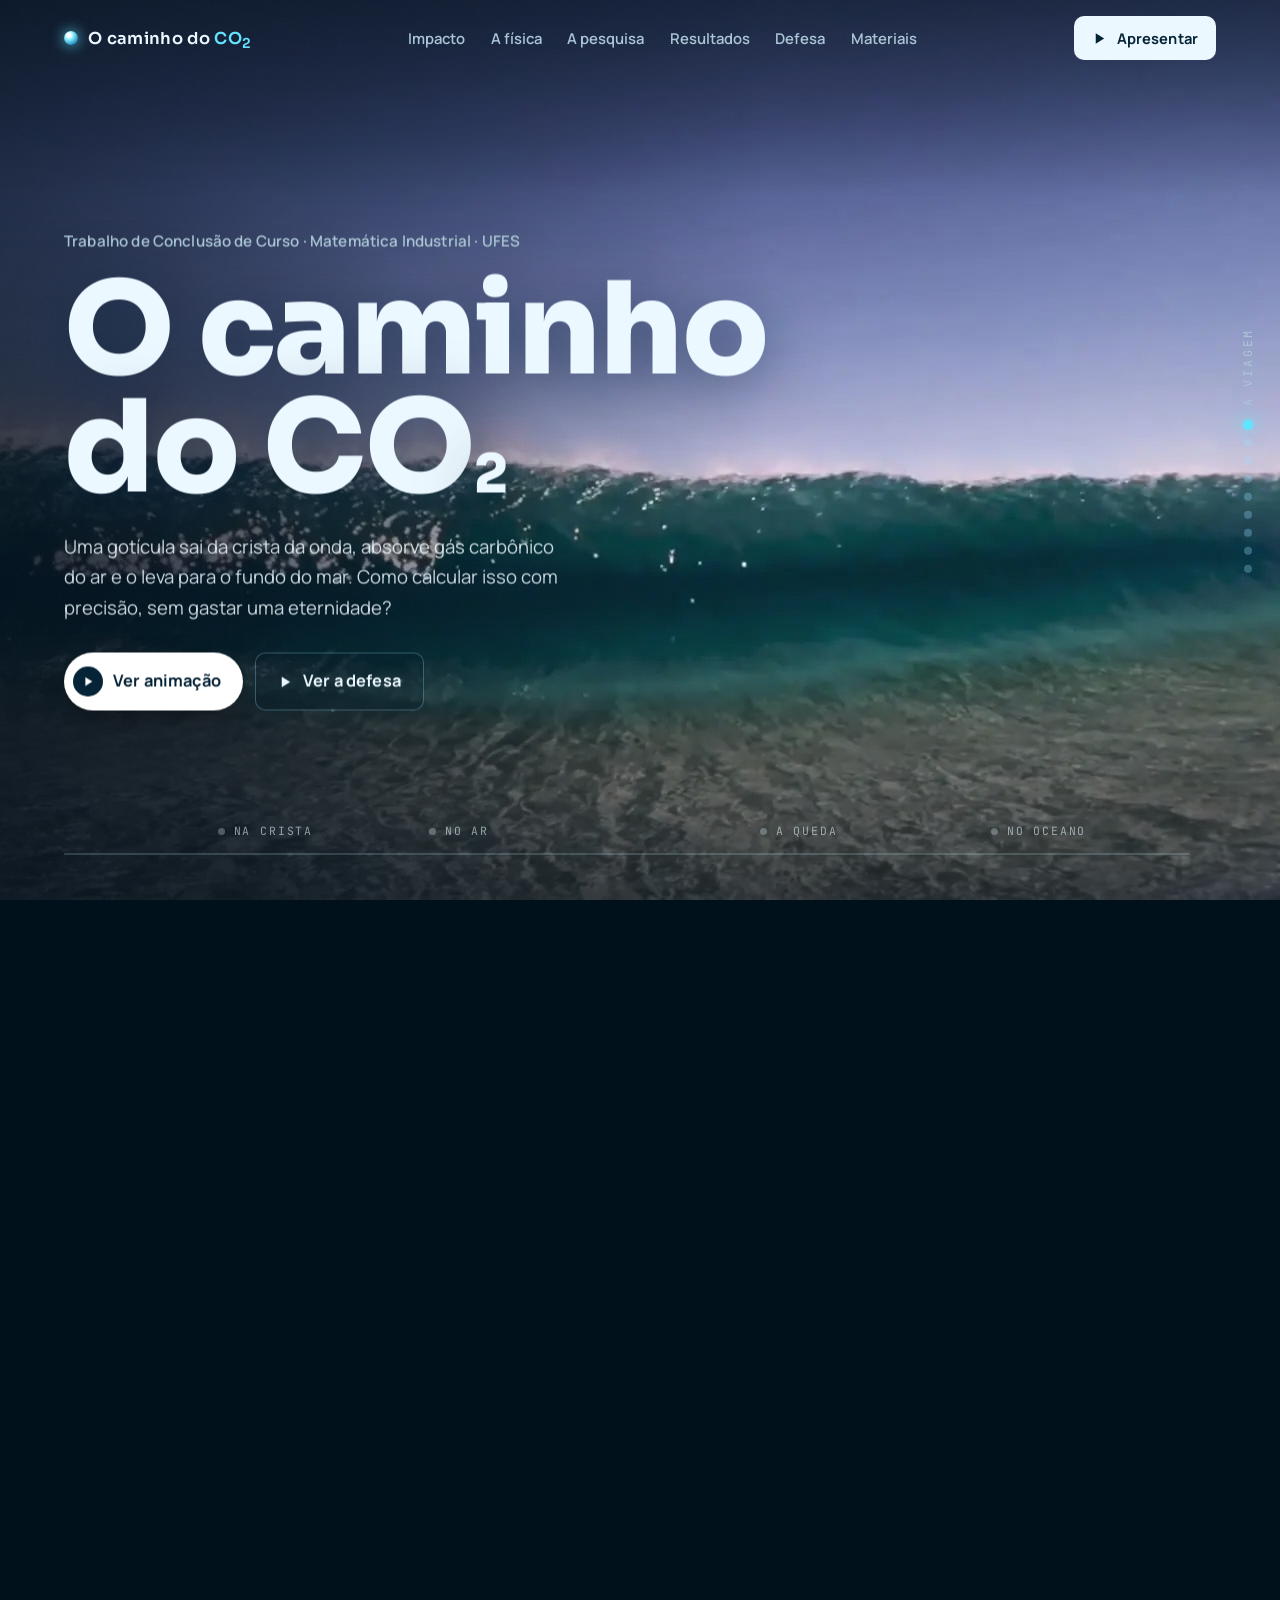
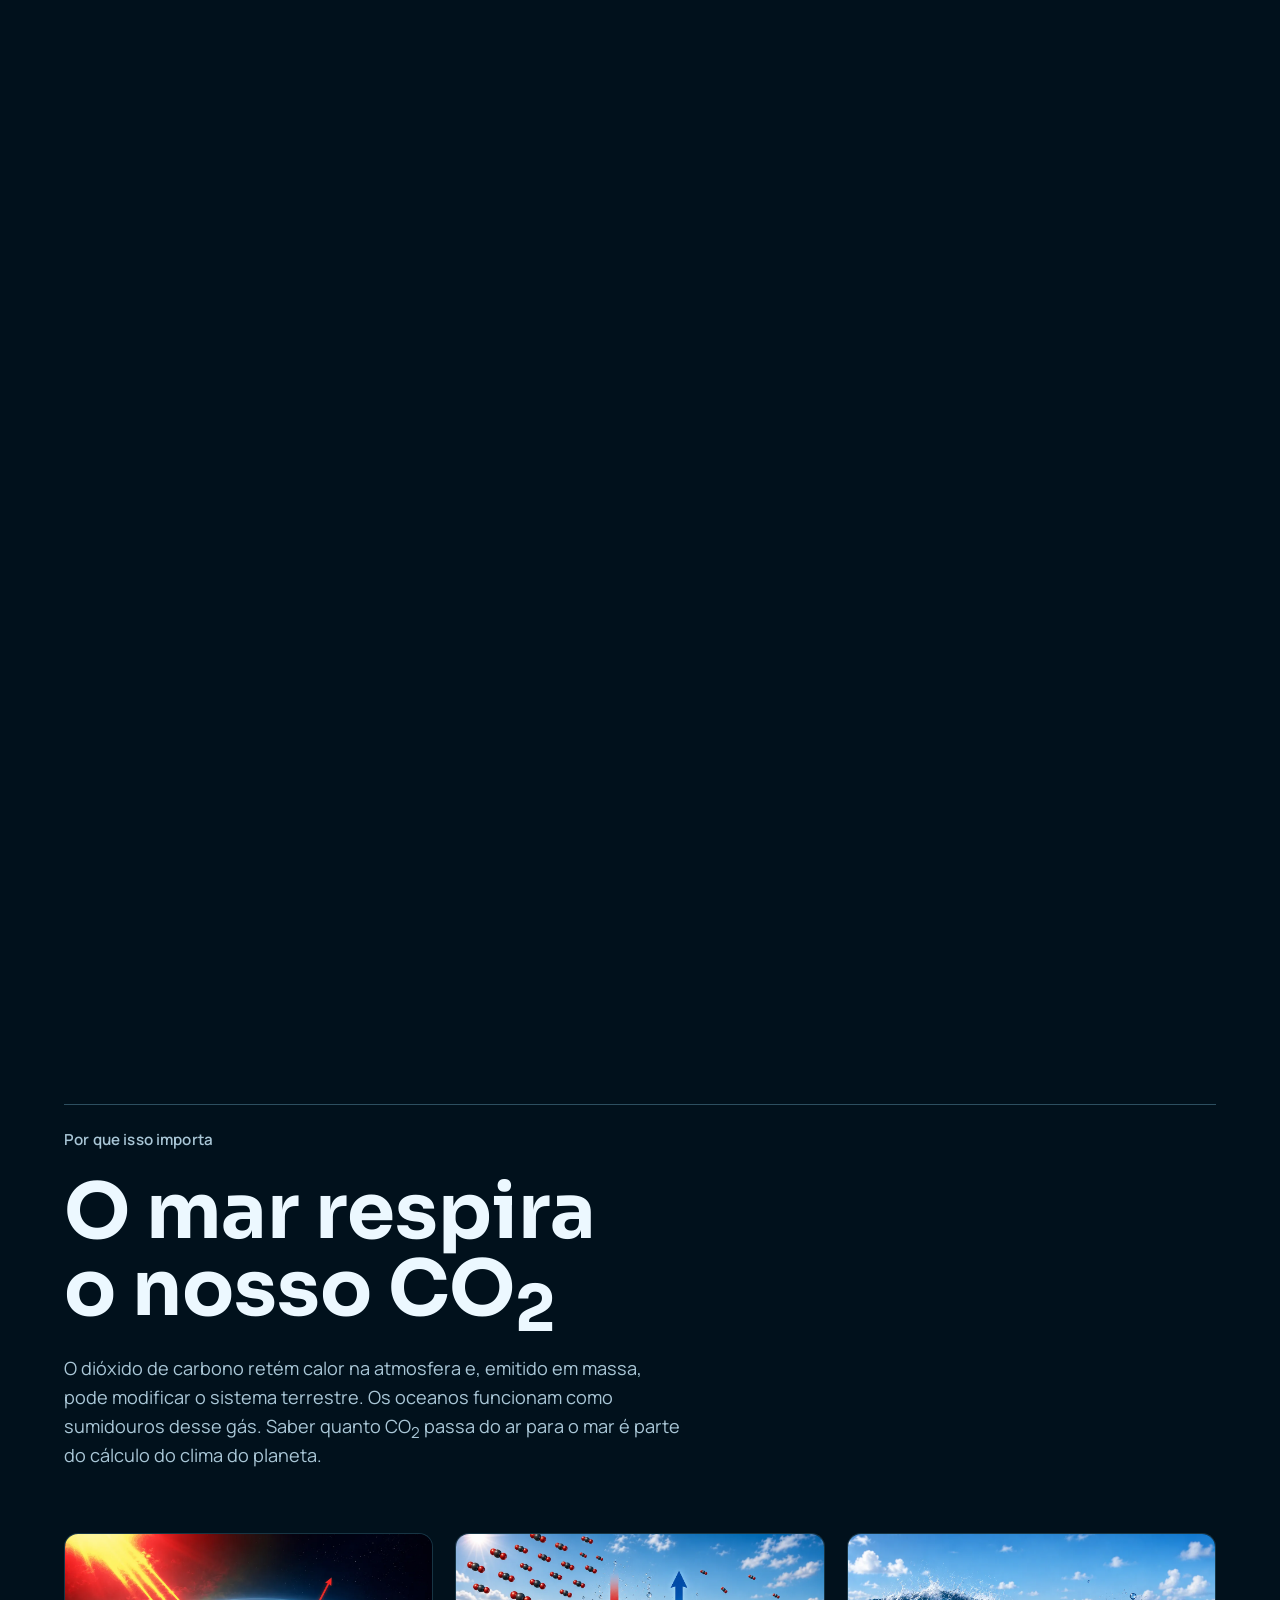
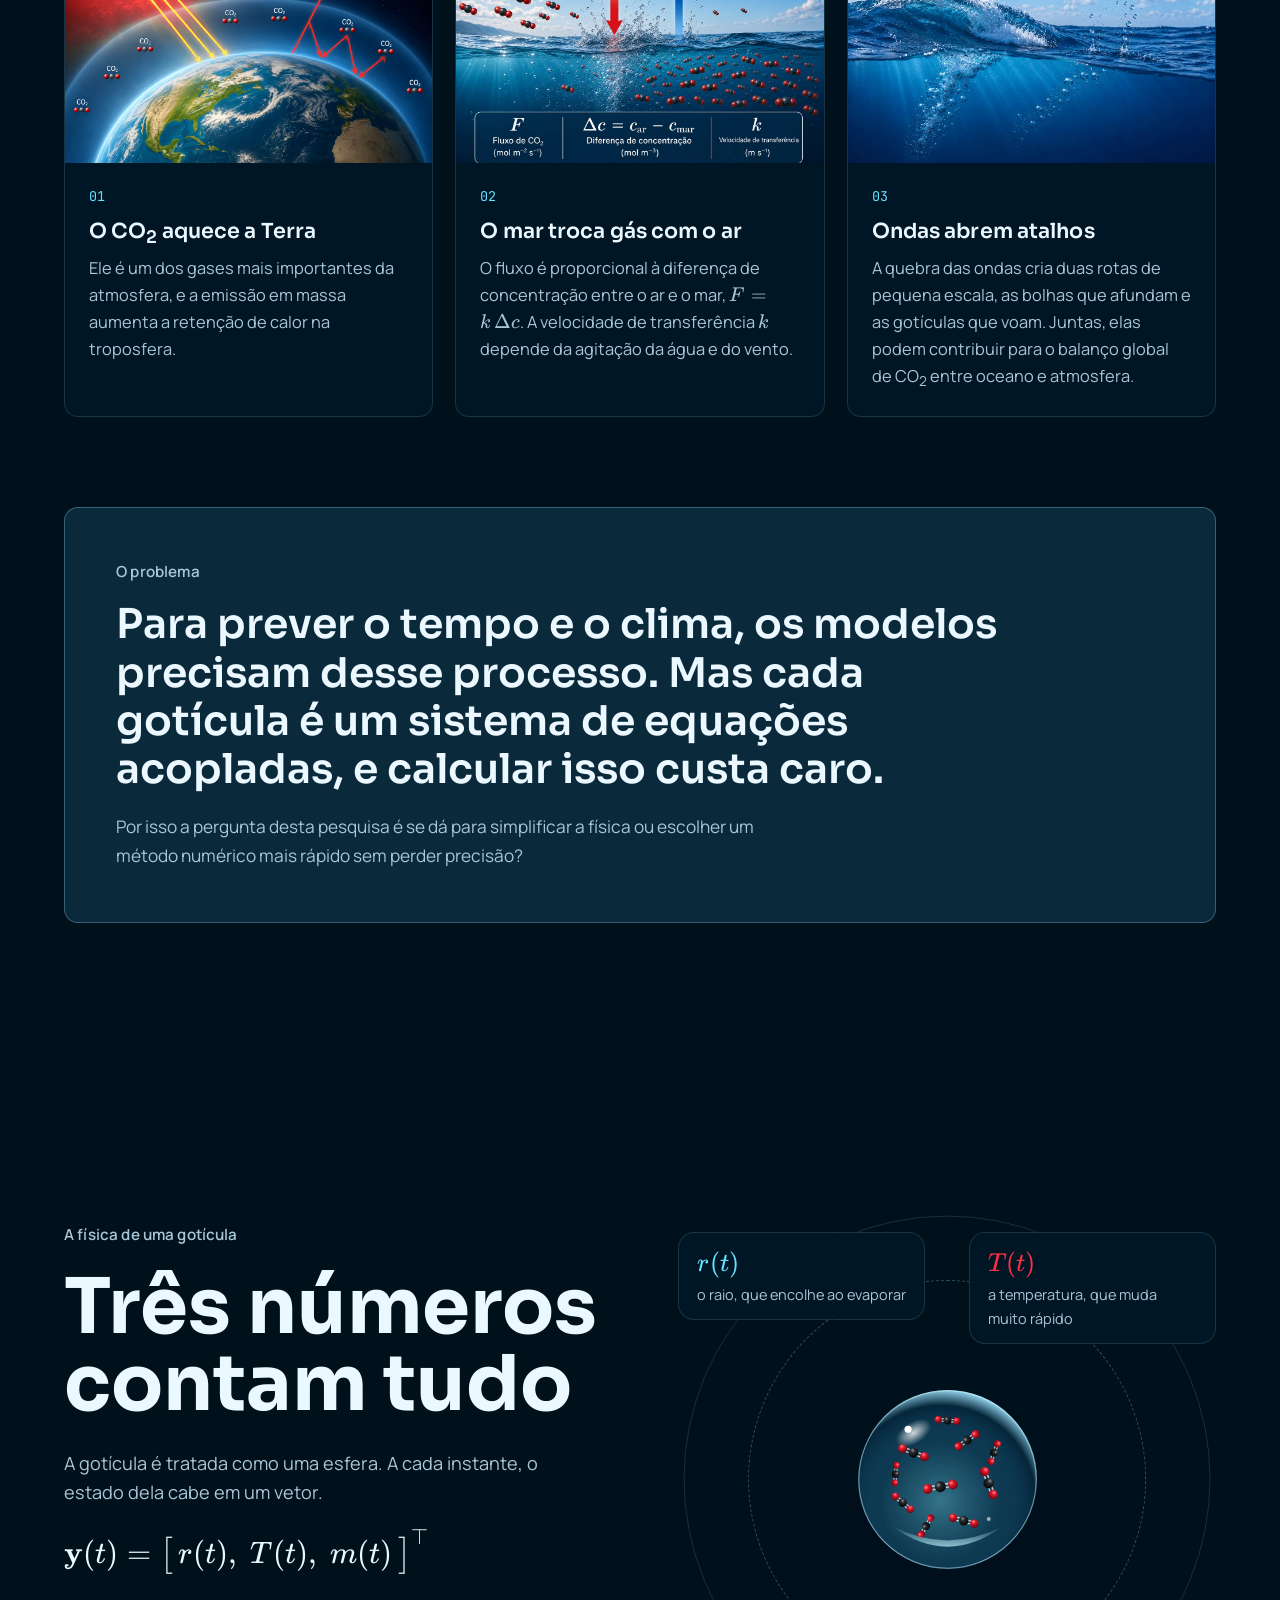
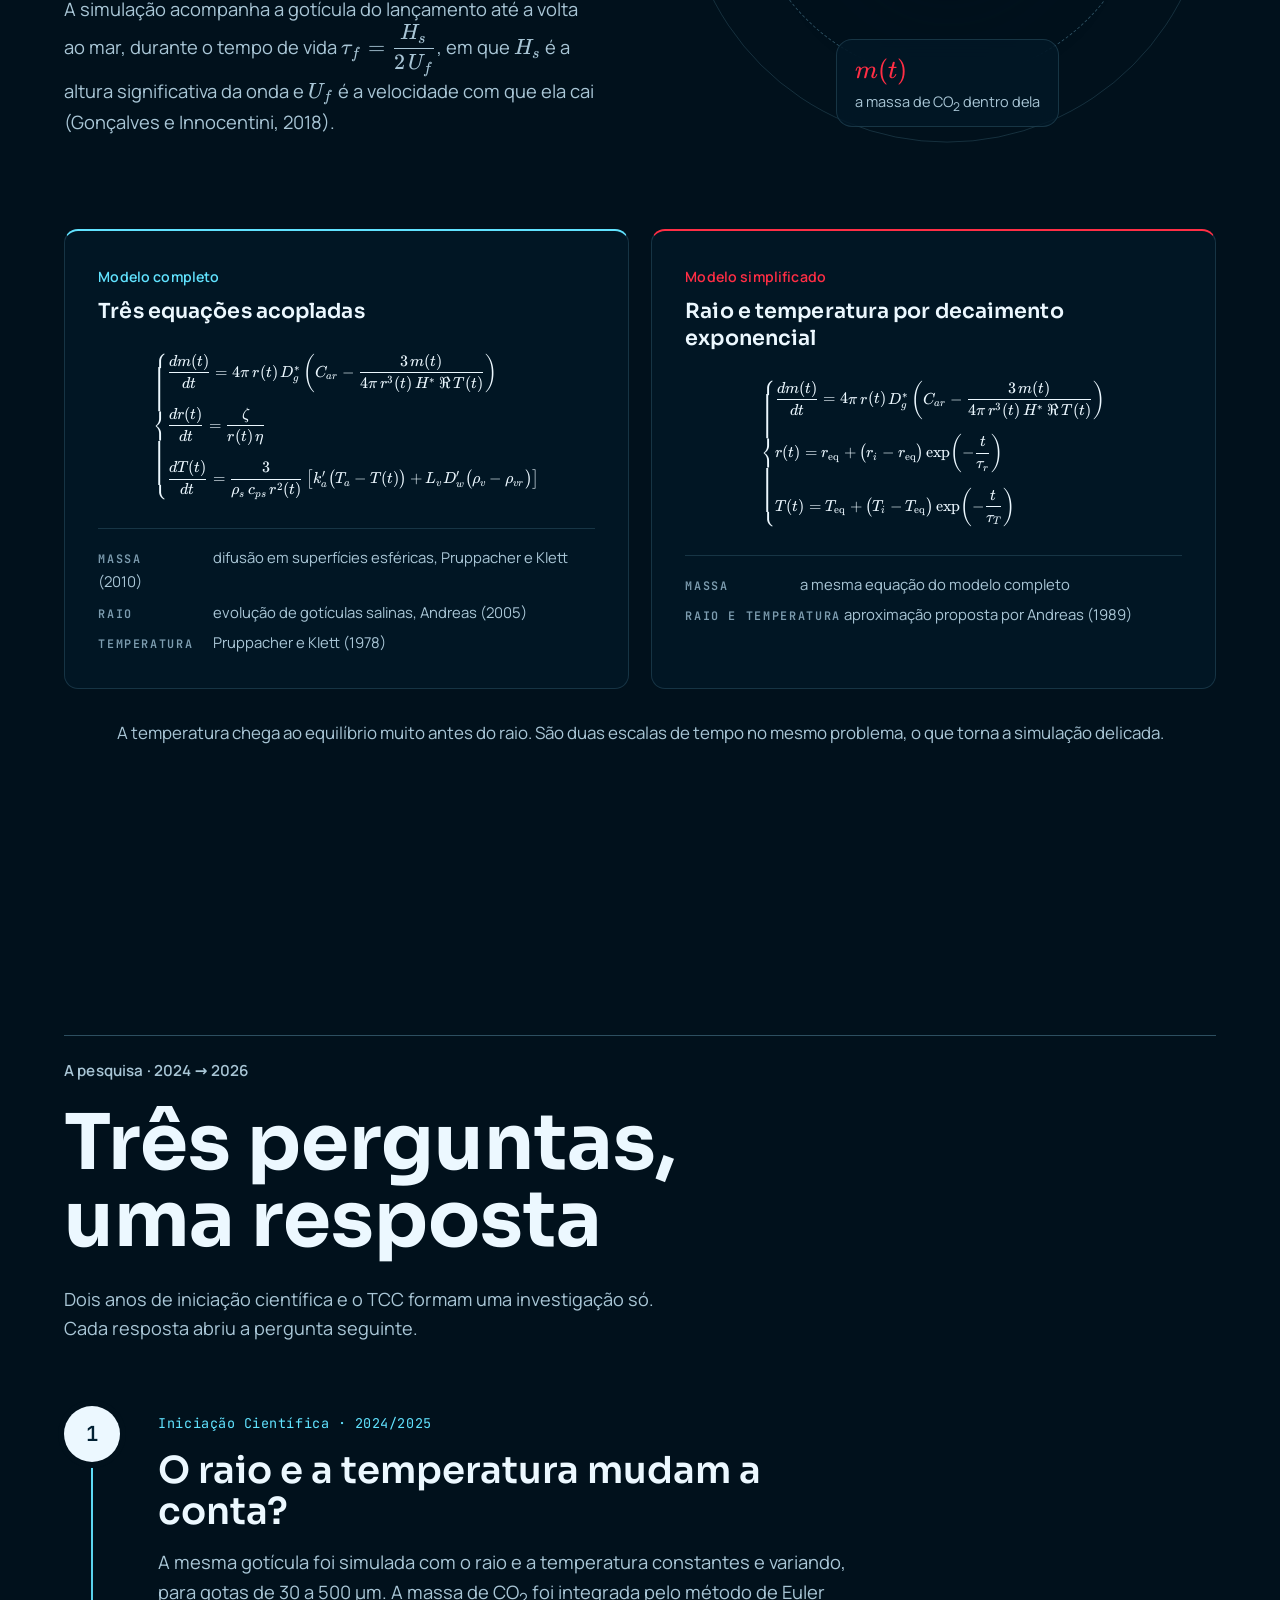
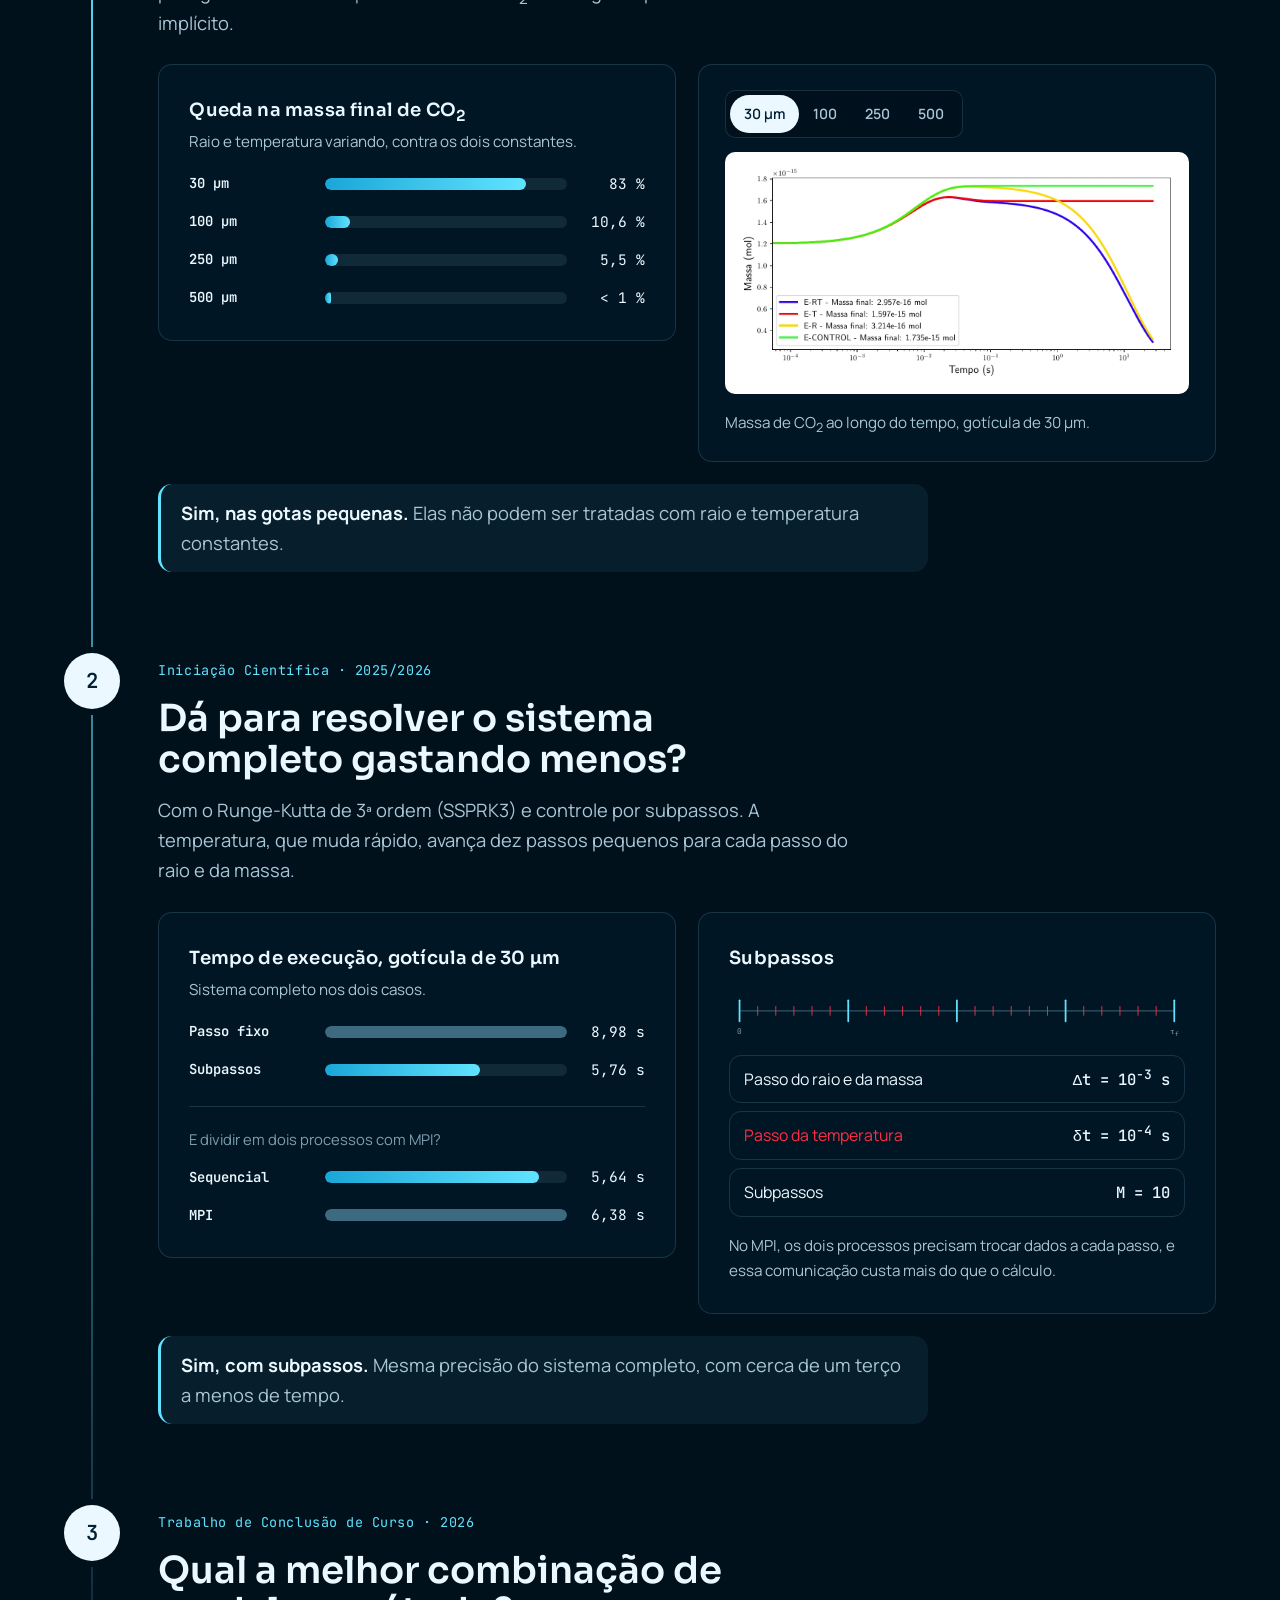
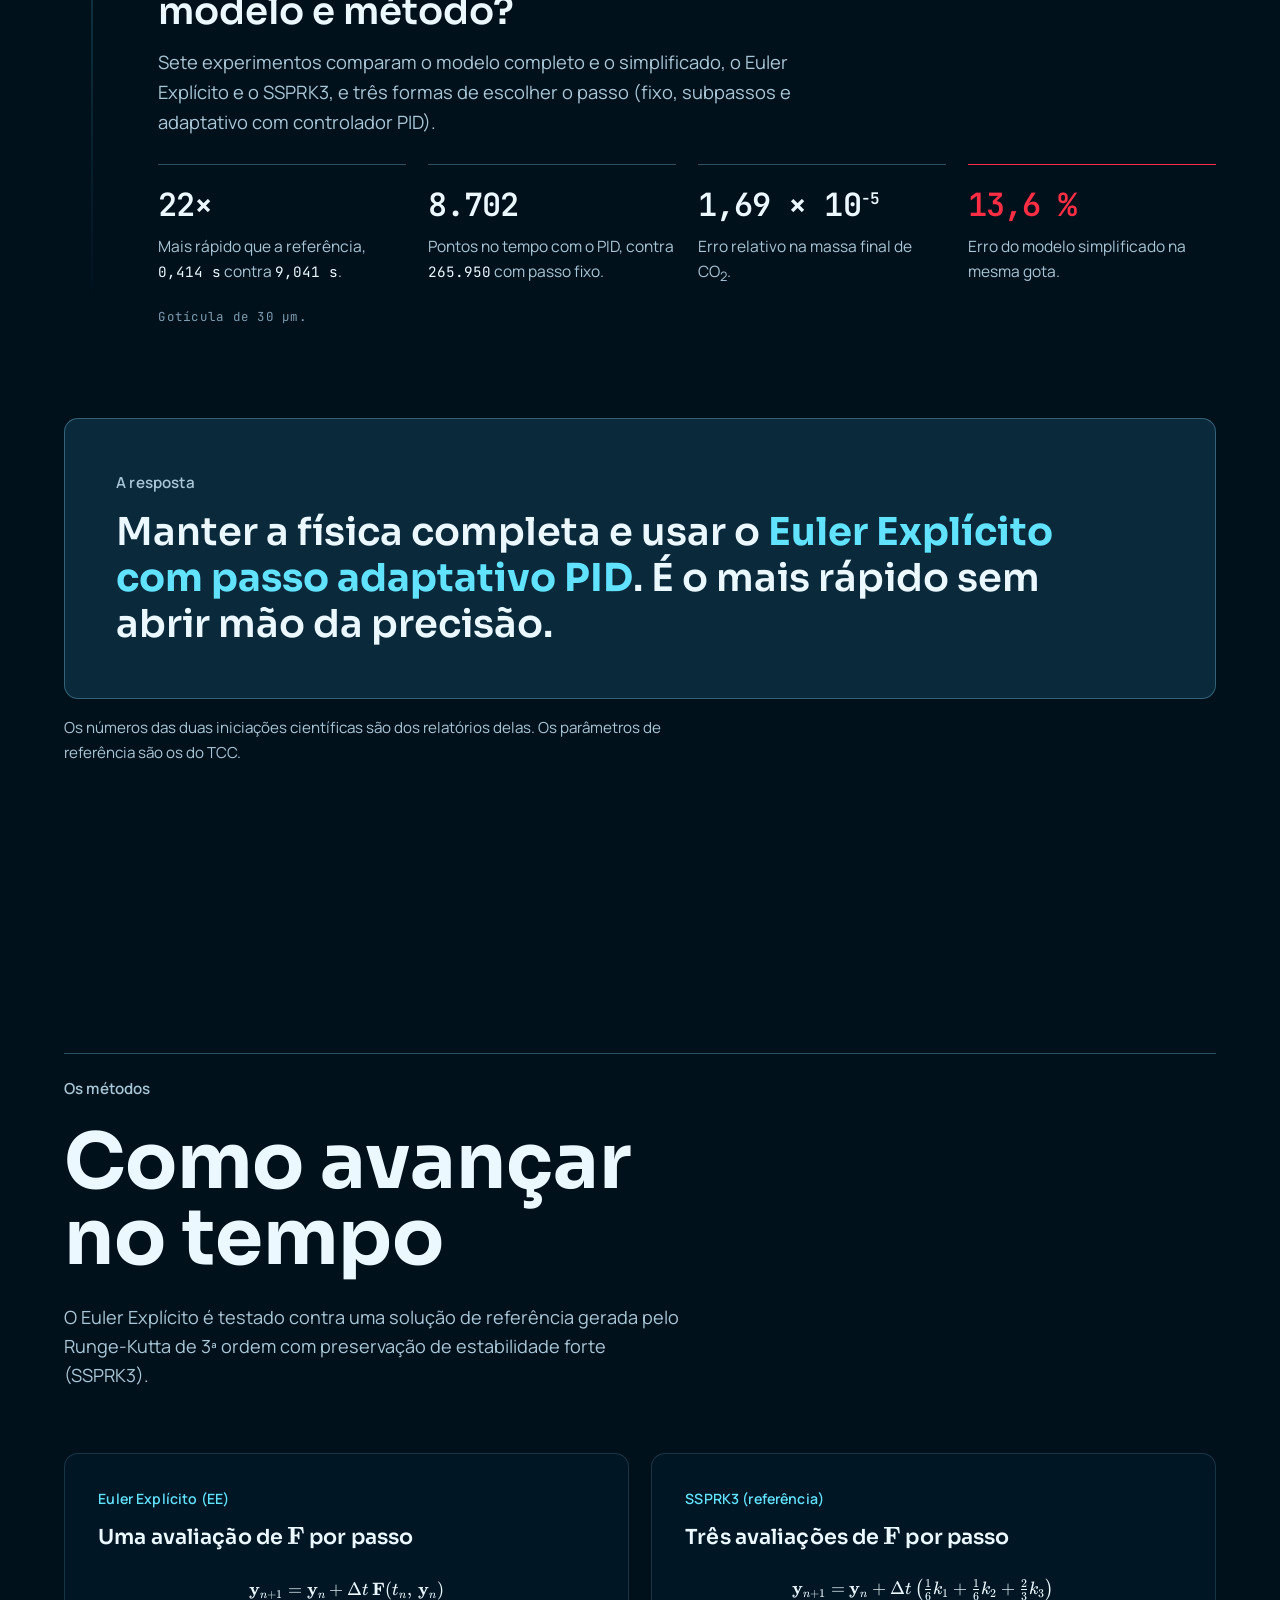
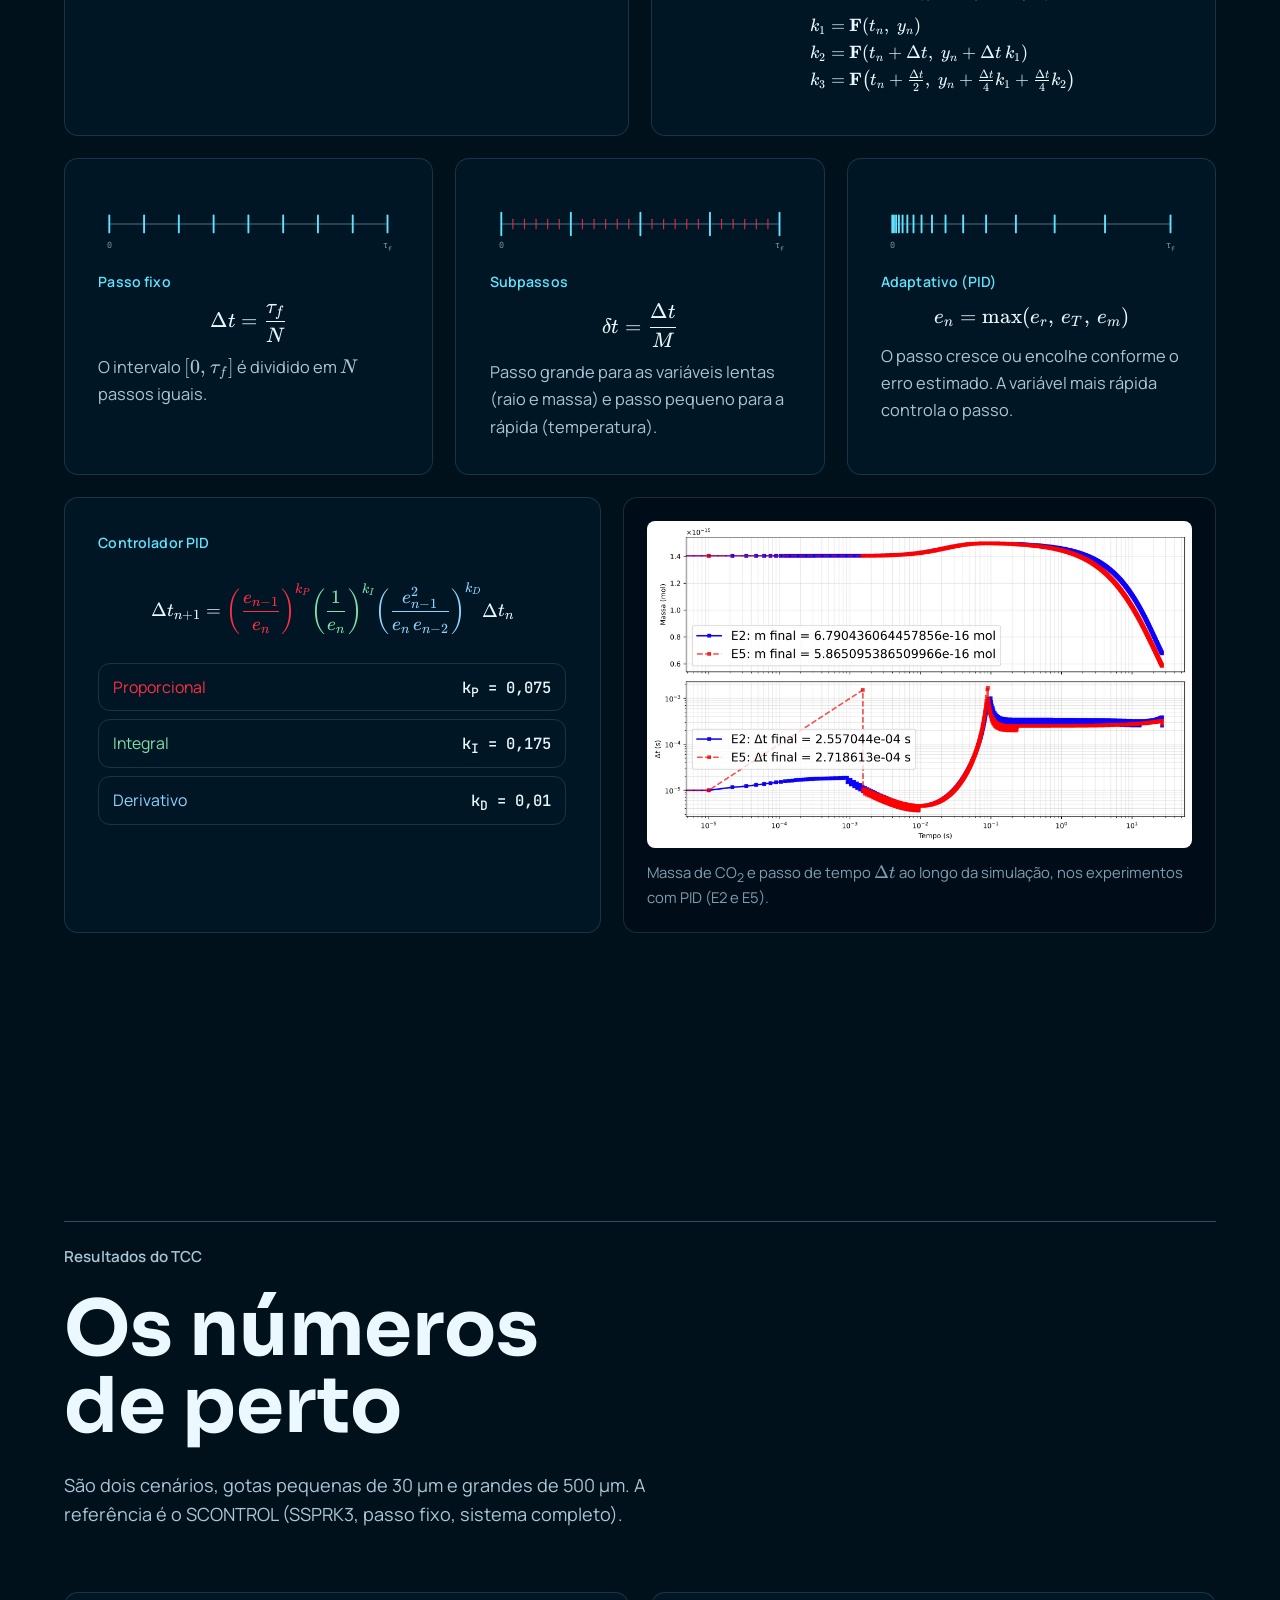
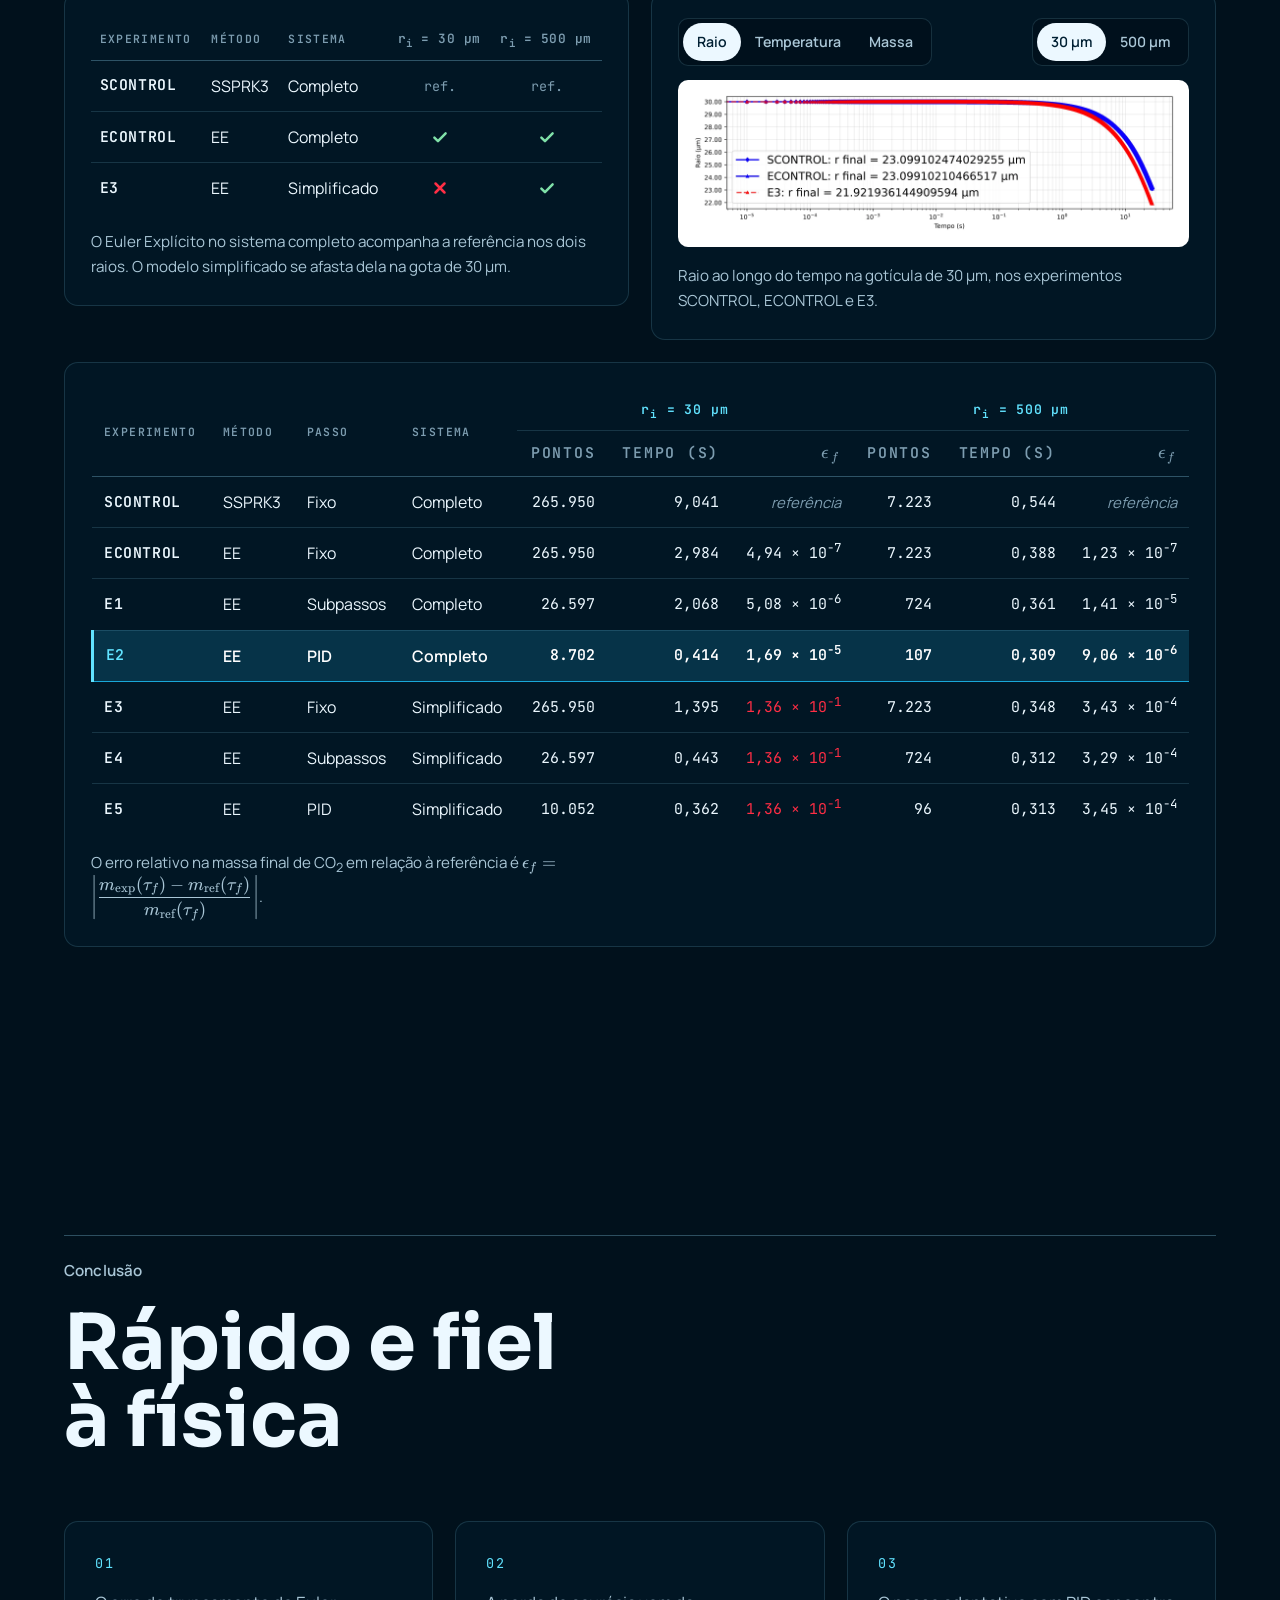
<file: index.html>
<!doctype html>
<html lang="pt-BR">
<head>
  <meta charset="utf-8">
  <meta name="viewport" content="width=device-width, initial-scale=1">
  <title>O caminho do CO₂ · Gotículas marinhas · Emanuel Pinto Sampaio</title>
  <meta name="description" content="Uma gotícula sai da crista da onda, absorve CO₂ do ar e o leva para o oceano. A pesquisa de Emanuel Pinto Sampaio (Matemática Industrial, UFES) sobre como simular esse processo com precisão e rapidez.">
  <meta name="theme-color" content="#01111c">
  <meta property="og:type" content="website">
  <meta property="og:title" content="O caminho do CO₂ · Gotículas marinhas">
  <meta property="og:description" content="Uma gotícula sai da crista da onda, absorve CO₂ do ar e o leva para o oceano.">
  <meta property="og:image" content="site/media/og.jpg">
  <link rel="icon" href="data:image/svg+xml,%3Csvg xmlns='http://www.w3.org/2000/svg' viewBox='0 0 32 32'%3E%3Ccircle cx='16' cy='16' r='13' fill='%23053a52'/%3E%3Ccircle cx='16' cy='16' r='13' fill='none' stroke='%2361e3ff' stroke-width='2'/%3E%3Ccircle cx='11' cy='11' r='3' fill='%23eaf6ff'/%3E%3C/svg%3E">

  <script>document.documentElement.classList.add("js")</script>
  <link rel="preload" href="site/vendor/fonts/sora-latin-wght-normal.woff2" as="font" type="font/woff2" crossorigin>
  <link rel="preload" href="site/vendor/fonts/manrope-latin-wght-normal.woff2" as="font" type="font/woff2" crossorigin>
  <link rel="stylesheet" href="site/vendor/katex/katex.min.css">
  <link rel="stylesheet" href="site/vendor/lenis/lenis.css">
  <link rel="stylesheet" href="site/css/style.css?v=23">
</head>
<body>
  <a class="skip" href="#impacto">Pular para o conteúdo</a>

  <!-- Fundo do resto da página: o mar por dentro -->
  <div class="deep" aria-hidden="true">
    <video id="deepVideo" muted loop playsinline preload="none" data-src="site/media/deep-loop.mp4"></video>
    <div class="deep__shade"></div>
    <div class="deep__rays"></div>
    <div class="deep__bubbles"></div>
  </div>

  <!-- A gotícula 3D e as moléculas de CO₂ (site/js/droplet.js) -->
  <canvas id="drop" aria-hidden="true"></canvas>
  <span class="co2tag" id="co2tag" aria-hidden="true">CO<sub>2</sub></span>

  <header class="nav" id="nav">
    <a class="nav__brand" href="#viagem" aria-label="Voltar ao começo">
      <span class="nav__dot" aria-hidden="true"></span>
      <span>O caminho do <b>CO<sub>2</sub></b></span>
    </a>
    <nav class="nav__links" aria-label="Seções">
      <a href="#impacto">Impacto</a>
      <a href="#fisica">A física</a>
      <a href="#pesquisa">A pesquisa</a>
      <a href="#numeros">Resultados</a>
      <a href="#defesa">Defesa</a>
      <a href="#materiais">Materiais</a>
    </nav>
    <button class="btn btn--pill" type="button" data-open-player>
      <svg viewBox="0 0 16 16" aria-hidden="true"><path d="M4 2.5v11l9-5.5z" fill="currentColor"/></svg>
      Apresentar
    </button>
  </header>

  <!-- Trilho lateral: em que parte da história você está -->
  <aside class="rail" aria-label="Partes da página">
    <span class="rail__name" id="railName" aria-live="polite">A viagem</span>
    <div class="rail__dots">
      <button type="button" aria-label="A viagem"></button>
      <button type="button" aria-label="Impacto"></button>
      <button type="button" aria-label="A física"></button>
      <button type="button" aria-label="A pesquisa"></button>
      <button type="button" aria-label="Como avançar no tempo"></button>
      <button type="button" aria-label="Resultados"></button>
      <button type="button" aria-label="Conclusão"></button>
      <button type="button" aria-label="Defesa"></button>
      <button type="button" aria-label="Materiais"></button>
    </div>
  </aside>

  <main>
    <!-- ======================= ATO 1: A VIAGEM ======================= -->
    <!-- A tela fica fixa e o scroll comanda o vídeo, a gotícula e as legendas (site/js/story.js) -->
    <section class="stage" id="viagem" data-chapter="A viagem" aria-label="A viagem da gotícula">
      <div class="stage__pin">
        <video class="stage__video" id="waveVideo" muted playsinline preload="none"
               data-src="site/media/wave-scrub.mp4" poster="site/media/hero-poster.webp" aria-hidden="true"></video>
        <div class="stage__shade" aria-hidden="true"></div>
        <div class="stage__drop" id="stageDrop" aria-hidden="true">
          <svg viewBox="0 0 40 16"><circle cx="20" cy="8" r="5" fill="#141414"/><circle cx="9" cy="8" r="4.5" fill="#ff2e45"/><circle cx="31" cy="8" r="4.5" fill="#ff2e45"/></svg>
        </div>

        <div class="stage__caps">
          <article class="cap cap--title" data-from="0" data-to="0.115" data-poster="site/media/story-1.webp">
            <p class="kicker">Trabalho de Conclusão de Curso · Matemática Industrial · UFES</p>
            <h1 class="cap__display">O caminho<br>do CO<sub>2</sub></h1>
            <p class="cap__lead">Uma gotícula sai da crista da onda, absorve gás carbônico do ar e o leva para o fundo do mar. Como calcular isso com precisão, sem gastar uma eternidade?</p>
            <div class="cap__cta">
              <button type="button" class="btn stage__play" id="stagePlay" aria-label="Ver a animação inteira">
                <svg viewBox="0 0 16 16" aria-hidden="true"><path class="i-play" d="M5 3v10l8-5z"/><path class="i-pause" d="M5 3v10M11 3v10"/></svg>
                <span>Ver animação</span>
              </button>
              <button class="btn btn--ghost" type="button" data-open-player>
                <svg viewBox="0 0 16 16" aria-hidden="true"><path d="M4 2.5v11l9-5.5z" fill="currentColor"/></svg>
                Ver a defesa
              </button>
            </div>
          </article>

          <article class="cap" data-from="0.13" data-to="0.29" data-poster="site/media/story-2.webp">
            <p class="kicker"><b>01</b> Na crista</p>
            <h2 class="cap__title">A onda quebra</h2>
            <p>Com vento forte, acima de 13&nbsp;m/s, a crista da onda é rasgada e lança no ar gotículas de espuma.</p>
          </article>

          <article class="cap" data-from="0.31" data-to="0.595" data-poster="site/media/story-3.webp">
            <p class="kicker"><b>02</b> No ar</p>
            <h2 class="cap__title">Ela absorve CO<sub>2</sub></h2>
            <p>Suspensa no ar, a gotícula troca gás com a atmosfera, e o CO<sub>2</sub> atravessa a superfície dela por difusão. Ao mesmo tempo, ela evapora e muda de temperatura, e isso muda quanto gás ela consegue guardar.</p>
          </article>

          <article class="cap" data-from="0.61" data-to="0.79" data-poster="site/media/story-4.webp">
            <p class="kicker"><b>03</b> A queda</p>
            <h2 class="cap__title">Depois de \(\tau_f\), ela cai</h2>
            <p>O tempo de vida \(\tau_f = \dfrac{H_s}{2\,U_f}\) depende da altura da onda e da velocidade com que a gotícula cai.</p>
          </article>

          <article class="cap" data-from="0.81" data-to="1" data-poster="site/media/story-5.webp">
            <p class="kicker"><b>04</b> No oceano</p>
            <h2 class="cap__title">E leva o CO<sub>2</sub> para o mar</h2>
            <p>Ao voltar, a gotícula carrega o gás que absorveu. É CO<sub>2</sub> que sai da atmosfera e entra no oceano. Um mecanismo minúsculo, que se repete a cada onda que quebra.</p>
          </article>
        </div>

        <!-- Painel ao vivo: os números são da simulação de referência do TCC -->
        <aside class="hud" id="hud" aria-label="Estado da gotícula durante a viagem">
          <p class="hud__title">Gotícula de 500&nbsp;µm</p>
          <dl>
            <div><dt>t</dt><dd><b id="hudT">0,000</b> s</dd></div>
            <div><dt>r(t)</dt><dd><b id="hudR">500,000</b> µm</dd></div>
            <div><dt>T(t)</dt><dd><b id="hudTemp">19,80</b> °C</dd></div>
            <div class="hud__m"><dt>m(t)</dt><dd><b id="hudM">6,500</b> × 10<sup>−12</sup> mol</dd></div>
          </dl>
          <div class="hud__track" aria-hidden="true"><span id="hudFill"></span></div>
          <p class="hud__src">t vai de 0 até \(\tau_f \approx 0{,}72\) s. Valores da simulação de referência (SCONTROL) do TCC.</p>
        </aside>

        <!-- Botões dos passos da animação: cada um leva direto àquele momento -->
        <nav class="stage__bar" aria-label="Passos da animação">
          <button type="button" class="stage__step" data-p="0.21">Na crista</button>
          <button type="button" class="stage__step" data-p="0.45">No ar</button>
          <button type="button" class="stage__step" data-p="0.70">A queda</button>
          <button type="button" class="stage__step" data-p="0.92">No oceano</button>
          <i aria-hidden="true"><b id="stageBar"></b></i>
        </nav>
      </div>
    </section>

    <!-- ===================== ATO 2: DEBAIXO D'ÁGUA ===================== -->

    <!-- ========================= IMPACTO ========================= -->
    <section class="sec" id="impacto" data-chapter="Impacto">
      <div class="sec__inner">
        <header class="sec__head sec__head--wide front">
          <p class="kicker reveal">Por que isso importa</p>
          <h2 class="reveal">O mar respira<br>o nosso CO<sub>2</sub></h2>
          <p class="lead reveal">
            O dióxido de carbono retém calor na atmosfera e, emitido em massa, pode modificar o sistema terrestre.
            Os oceanos funcionam como sumidouros desse gás. Saber quanto CO<sub>2</sub> passa do ar para o mar é
            parte do cálculo do clima do planeta.
          </p>
        </header>

        <div class="impact front">
          <article class="impact__item reveal">
            <figure><img src="site/media/fig1.webp" width="1280" height="853" alt="Ilustração da Terra com raios solares e moléculas de CO2 retendo calor na atmosfera." loading="lazy"></figure>
            <div>
              <span class="impact__n mono">01</span>
              <h3>O CO<sub>2</sub> aquece a Terra</h3>
              <p>Ele é um dos gases mais importantes da atmosfera, e a emissão em massa aumenta a retenção de calor na troposfera.</p>
            </div>
          </article>
          <article class="impact__item reveal">
            <figure><img src="site/media/fig4.webp" width="1280" height="853" alt="Esquema da troca de CO2 entre ar e mar, com o fluxo F, a diferença de concentração e a velocidade de transferência k." loading="lazy"></figure>
            <div>
              <span class="impact__n mono">02</span>
              <h3>O mar troca gás com o ar</h3>
              <p>O fluxo é proporcional à diferença de concentração entre o ar e o mar, \(F = k\,\Delta c\). A velocidade de transferência \(k\) depende da agitação da água e do vento.</p>
            </div>
          </article>
          <article class="impact__item reveal">
            <figure><img src="site/media/fig5.webp" width="1280" height="853" alt="Onda quebrando, com bolhas abaixo da superfície e gotículas lançadas no ar." loading="lazy"></figure>
            <div>
              <span class="impact__n mono">03</span>
              <h3>Ondas abrem atalhos</h3>
              <p>A quebra das ondas cria duas rotas de pequena escala, as bolhas que afundam e as gotículas que voam. Juntas, elas podem contribuir para o balanço global de CO<sub>2</sub> entre oceano e atmosfera.</p>
            </div>
          </article>
        </div>

        <div class="bigquote front reveal">
          <p class="kicker">O problema</p>
          <p class="bigquote__text">Para prever o tempo e o clima, os modelos precisam desse processo. Mas cada gotícula é um sistema de equações acopladas, e calcular isso custa caro.</p>
          <p class="bigquote__sub">Por isso a pergunta desta pesquisa é se dá para simplificar a física ou escolher um método numérico mais rápido sem perder precisão?</p>
        </div>
      </div>
    </section>

    <!-- ========================= A FÍSICA ========================= -->
    <section class="sec" id="fisica" data-chapter="A física">
      <div class="sec__inner sec__split sec__split--stage">
        <div class="sec__text front">
          <p class="kicker reveal">A física de uma gotícula</p>
          <h2 class="reveal">Três números<br>contam tudo</h2>
          <p class="lead reveal">
            A gotícula é tratada como uma esfera. A cada instante, o estado dela cabe em um vetor.
          </p>
          <div class="eq eq--big reveal">\[ \mathbf{y}(t) = \big[\, r(t),\; T(t),\; m(t) \,\big]^{\top} \]</div>
          <p class="reveal">
            A simulação acompanha a gotícula do lançamento até a volta ao mar, durante o tempo de vida
            \(\tau_f = \dfrac{H_s}{2\,U_f}\), em que \(H_s\) é a altura significativa da onda e \(U_f\) é a
            velocidade com que ela cai (Gonçalves e Innocentini, 2018).
          </p>
        </div>

        <div class="stage-ring">
          <svg class="drop-art" viewBox="-120 -120 240 240" role="img" aria-label="Ilustração de uma gotícula com moléculas de CO2 dentro">
            <defs>
              <radialGradient id="dBody" cx="46%" cy="62%" r="62%">
                <stop offset="0" stop-color="#5fc9e6" stop-opacity="0.55"/>
                <stop offset="0.55" stop-color="#1d6e93" stop-opacity="0.45"/>
                <stop offset="0.86" stop-color="#062a40" stop-opacity="0.85"/>
                <stop offset="1" stop-color="#9fe6ff" stop-opacity="0.9"/>
              </radialGradient>
              <radialGradient id="dShine" cx="50%" cy="50%" r="50%">
                <stop offset="0" stop-color="#fff" stop-opacity="0.95"/>
                <stop offset="1" stop-color="#fff" stop-opacity="0"/>
              </radialGradient>
              <linearGradient id="dCaustic" x1="0" y1="0" x2="0" y2="1">
                <stop offset="0" stop-color="#bff3ff" stop-opacity="0"/>
                <stop offset="1" stop-color="#bff3ff" stop-opacity="0.7"/>
              </linearGradient>
              <radialGradient id="gO" cx="35%" cy="32%" r="70%">
                <stop offset="0" stop-color="#ff8a92"/>
                <stop offset="0.35" stop-color="#e0182a"/>
                <stop offset="1" stop-color="#6e0610"/>
              </radialGradient>
              <radialGradient id="gC" cx="35%" cy="32%" r="70%">
                <stop offset="0" stop-color="#8a8f96"/>
                <stop offset="0.35" stop-color="#26282c"/>
                <stop offset="1" stop-color="#050505"/>
              </radialGradient>
              <g id="co2">
                <line x1="-13" y1="-1.7" x2="13" y2="-1.7" stroke="#c9d2d8" stroke-width="1.5"/>
                <line x1="-13" y1="1.7" x2="13" y2="1.7" stroke="#c9d2d8" stroke-width="1.5"/>
                <circle cx="-13" r="5" fill="url(#gO)"/>
                <circle cx="13" r="5" fill="url(#gO)"/>
                <circle r="5.6" fill="url(#gC)"/>
              </g>
              <clipPath id="dClip"><circle r="98"/></clipPath>
            </defs>
            <g class="drop-art__body">
              <circle r="100" fill="url(#dBody)"/>
              <circle class="drop-art__warm" r="100" fill="#ff5a5a" opacity="0"/>
              <g class="drop-art__mols" clip-path="url(#dClip)">
                <use href="#co2" transform="translate(-38 -30) rotate(20) scale(1.0)"/>
                <use href="#co2" transform="translate(22 -44) rotate(-35) scale(0.9)"/>
                <use href="#co2" transform="translate(46 4) rotate(70) scale(1.05)"/>
                <use href="#co2" transform="translate(-8 8) rotate(-10) scale(1.1)"/>
                <use href="#co2" transform="translate(-50 26) rotate(40) scale(0.85)"/>
                <use href="#co2" transform="translate(18 46) rotate(15) scale(0.95)"/>
                <use href="#co2" transform="translate(-24 52) rotate(-60) scale(0.8)"/>
                <use href="#co2" transform="translate(52 -30) rotate(110) scale(0.8)"/>
                <use href="#co2" transform="translate(-58 -6) rotate(95) scale(0.75)"/>
                <use href="#co2" transform="translate(0 -66) rotate(5) scale(0.8)"/>
              </g>
              <path d="M -62 52 Q 0 98 62 52 Q 0 84 -62 52 Z" fill="url(#dCaustic)"/>
              <circle r="99" fill="none" stroke="#cdf6ff" stroke-opacity="0.55" stroke-width="1.2"/>
              <ellipse cx="-38" cy="-52" rx="22" ry="12" transform="rotate(-32 -38 -52)" fill="url(#dShine)" opacity="0.85"/>
              <circle cx="-44" cy="-56" r="4" fill="#fff"/>
              <circle cx="46" cy="44" r="2.2" fill="#fff" opacity="0.6"/>
            </g>
          </svg>
          <button class="callout callout--r front reveal" type="button" data-hl="r">
            <b>\(r(t)\)</b><span>o raio, que encolhe ao evaporar</span>
          </button>
          <button class="callout callout--t front reveal" type="button" data-hl="t">
            <b>\(T(t)\)</b><span>a temperatura, que muda muito rápido</span>
          </button>
          <button class="callout callout--m front reveal" type="button" data-hl="m">
            <b>\(m(t)\)</b><span>a massa de CO<sub>2</sub> dentro dela</span>
          </button>
        </div>
      </div>

      <div class="sec__inner">
        <div class="models front">
          <article class="card card--blue reveal">
            <p class="card__tag">Modelo completo</p>
            <h3>Três equações acopladas</h3>
            <div class="eq eq--scroll">\[
              \begin{cases}
                \dfrac{dm(t)}{dt} = 4\pi\, r(t)\, D_g^{*} \left( C_{ar} - \dfrac{3\,m(t)}{4\pi\, r^{3}(t)\, H^{*}\, \Re\, T(t)} \right) \\[14pt]
                \dfrac{dr(t)}{dt} = \dfrac{\zeta}{r(t)\,\eta} \\[14pt]
                \dfrac{dT(t)}{dt} = \dfrac{3}{\rho_s\, c_{ps}\, r^{2}(t)} \left[ k'_a \big(T_a - T(t)\big) + L_v D'_w \big(\rho_v - \rho_{vr}\big) \right]
              \end{cases}
            \]</div>
            <ul class="refs">
              <li><b>Massa</b> difusão em superfícies esféricas, Pruppacher e Klett (2010)</li>
              <li><b>Raio</b> evolução de gotículas salinas, Andreas (2005)</li>
              <li><b>Temperatura</b> Pruppacher e Klett (1978)</li>
            </ul>
          </article>

          <article class="card card--warm reveal">
            <p class="card__tag">Modelo simplificado</p>
            <h3>Raio e temperatura por decaimento exponencial</h3>
            <div class="eq eq--scroll">\[
              \begin{cases}
                \dfrac{dm(t)}{dt} = 4\pi\, r(t)\, D_g^{*} \left( C_{ar} - \dfrac{3\,m(t)}{4\pi\, r^{3}(t)\, H^{*}\, \Re\, T(t)} \right) \\[14pt]
                r(t) = r_{\mathrm{eq}} + \big(r_i - r_{\mathrm{eq}}\big) \exp\!\left(-\dfrac{t}{\tau_r}\right) \\[14pt]
                T(t) = T_{\mathrm{eq}} + \big(T_i - T_{\mathrm{eq}}\big) \exp\!\left(-\dfrac{t}{\tau_T}\right)
              \end{cases}
            \]</div>
            <ul class="refs">
              <li><b>Massa</b> a mesma equação do modelo completo</li>
              <li><b>Raio e temperatura</b> aproximação proposta por Andreas (1989)</li>
            </ul>
          </article>
        </div>
        <p class="note front reveal">
          A temperatura chega ao equilíbrio muito antes do raio. São duas escalas de tempo no mesmo problema,
          o que torna a simulação delicada.
        </p>
      </div>
    </section>

    <!-- ===================== A PESQUISA: UMA LINHA SÓ ===================== -->
    <section class="sec" id="pesquisa" data-chapter="A pesquisa">
      <div class="sec__inner">
        <header class="sec__head front">
          <div>
            <p class="kicker reveal">A pesquisa · 2024 → 2026</p>
            <h2 class="reveal">Três perguntas,<br>uma resposta</h2>
            <p class="lead reveal">
              Dois anos de iniciação científica e o TCC formam uma investigação só. Cada resposta abriu a pergunta seguinte.
            </p>
          </div>
        </header>

        <ol class="journey front">
          <!-- Pergunta 1 -->
          <li class="journey__step">
            <div class="journey__mark" aria-hidden="true"><span>1</span></div>
            <div class="journey__body">
              <p class="journey__tag mono reveal">Iniciação Científica · 2024/2025</p>
              <h3 class="reveal">O raio e a temperatura mudam a conta?</h3>
              <p class="reveal">A mesma gotícula foi simulada com o raio e a temperatura constantes e variando, para gotas de 30 a 500&nbsp;µm. A massa de CO<sub>2</sub> foi integrada pelo método de Euler implícito.</p>
              <div class="cols front">
                <div class="panel reveal">
                  <h4>Queda na massa final de CO<sub>2</sub></h4>
                  <p class="tbl__note">Raio e temperatura variando, contra os dois constantes.</p>
                  <div class="bars">
                    <div class="bar"><span class="bar__name">30 µm</span><span class="bar__track"><span class="bar__fill" style="--v: 83"></span></span><span class="bar__val">83 %</span></div>
                    <div class="bar"><span class="bar__name">100 µm</span><span class="bar__track"><span class="bar__fill" style="--v: 10.6"></span></span><span class="bar__val">10,6 %</span></div>
                    <div class="bar"><span class="bar__name">250 µm</span><span class="bar__track"><span class="bar__fill" style="--v: 5.5"></span></span><span class="bar__val">5,5 %</span></div>
                    <div class="bar"><span class="bar__name">500 µm</span><span class="bar__track"><span class="bar__fill" style="--v: 0.9"></span></span><span class="bar__val">&lt; 1 %</span></div>
                  </div>
                </div>
                <div class="charts reveal" data-viewer>
                  <div class="charts__bar">
                    <div class="seg" role="tablist" aria-label="Raio inicial">
                      <button type="button" role="tab" class="is-on" aria-selected="true" data-src="site/media/ic1-massa-30.webp" data-alt="Massa de CO2 ao longo do tempo na gotícula de 30 µm, com raio e temperatura constantes ou variando." data-cap="Massa de CO<sub>2</sub> ao longo do tempo, gotícula de 30&nbsp;µm.">30&nbsp;µm</button>
                      <button type="button" role="tab" aria-selected="false" data-src="site/media/ic1-massa-100.webp" data-alt="Massa de CO2 ao longo do tempo na gotícula de 100 µm." data-cap="Massa de CO<sub>2</sub> ao longo do tempo, gotícula de 100&nbsp;µm.">100</button>
                      <button type="button" role="tab" aria-selected="false" data-src="site/media/ic1-massa-250.webp" data-alt="Massa de CO2 ao longo do tempo na gotícula de 250 µm." data-cap="Massa de CO<sub>2</sub> ao longo do tempo, gotícula de 250&nbsp;µm.">250</button>
                      <button type="button" role="tab" aria-selected="false" data-src="site/media/ic1-massa-500.webp" data-alt="Massa de CO2 ao longo do tempo na gotícula de 500 µm." data-cap="Massa de CO<sub>2</sub> ao longo do tempo, gotícula de 500&nbsp;µm.">500</button>
                    </div>
                  </div>
                  <figure class="plot plot--chart">
                    <img src="site/media/ic1-massa-30.webp" width="1200" height="600" alt="Massa de CO2 ao longo do tempo na gotícula de 30 µm, com raio e temperatura constantes ou variando." loading="lazy">
                  </figure>
                  <p class="tbl__note viewer__cap">Massa de CO<sub>2</sub> ao longo do tempo, gotícula de 30&nbsp;µm.</p>
                </div>
              </div>
              <p class="journey__answer reveal"><b>Sim, nas gotas pequenas.</b> Elas não podem ser tratadas com raio e temperatura constantes.</p>
            </div>
          </li>

          <!-- Pergunta 2 -->
          <li class="journey__step">
            <div class="journey__mark" aria-hidden="true"><span>2</span></div>
            <div class="journey__body">
              <p class="journey__tag mono reveal">Iniciação Científica · 2025/2026</p>
              <h3 class="reveal">Dá para resolver o sistema completo gastando menos?</h3>
              <p class="reveal">Com o Runge-Kutta de 3ª ordem (SSPRK3) e controle por subpassos. A temperatura, que muda rápido, avança dez passos pequenos para cada passo do raio e da massa.</p>
              <div class="cols front">
                <div class="panel reveal">
                  <h4>Tempo de execução, gotícula de 30 µm</h4>
                  <p class="tbl__note">Sistema completo nos dois casos.</p>
                  <div class="bars">
                    <div class="bar bar--dim"><span class="bar__name">Passo fixo</span><span class="bar__track"><span class="bar__fill" style="--v: 100"></span></span><span class="bar__val">8,98 s</span></div>
                    <div class="bar"><span class="bar__name">Subpassos</span><span class="bar__track"><span class="bar__fill" style="--v: 64.2"></span></span><span class="bar__val">5,76 s</span></div>
                  </div>
                  <div class="bars">
                    <p class="bars__title">E dividir em dois processos com MPI?</p>
                    <div class="bar"><span class="bar__name">Sequencial</span><span class="bar__track"><span class="bar__fill" style="--v: 88.4"></span></span><span class="bar__val">5,64 s</span></div>
                    <div class="bar bar--dim"><span class="bar__name">MPI</span><span class="bar__track"><span class="bar__fill" style="--v: 100"></span></span><span class="bar__val">6,38 s</span></div>
                  </div>
                </div>
                <div class="panel reveal">
                  <h4>Subpassos</h4>
                  <svg class="tl bigtl" data-tl="sub" viewBox="0 0 520 64" role="img" aria-label="Linha do tempo com quatro passos grandes, cada um dividido em subpassos"></svg>
                  <ul class="gains">
                    <li><span>Passo do raio e da massa</span><b>&Delta;t = 10<sup>−3</sup> s</b></li>
                    <li class="g-p"><span>Passo da temperatura</span><b>&delta;t = 10<sup>−4</sup> s</b></li>
                    <li><span>Subpassos</span><b>M = 10</b></li>
                  </ul>
                  <p class="tbl__note">No MPI, os dois processos precisam trocar dados a cada passo, e essa comunicação custa mais do que o cálculo.</p>
                </div>
              </div>
              <p class="journey__answer reveal"><b>Sim, com subpassos.</b> Mesma precisão do sistema completo, com cerca de um terço a menos de tempo.</p>
            </div>
          </li>

          <!-- Pergunta 3 -->
          <li class="journey__step">
            <div class="journey__mark" aria-hidden="true"><span>3</span></div>
            <div class="journey__body">
              <p class="journey__tag mono reveal">Trabalho de Conclusão de Curso · 2026</p>
              <h3 class="reveal">Qual a melhor combinação de modelo e método?</h3>
              <p class="reveal">Sete experimentos comparam o modelo completo e o simplificado, o Euler Explícito e o SSPRK3, e três formas de escolher o passo (fixo, subpassos e adaptativo com controlador PID).</p>
              <div class="stats">
                <div class="stat reveal">
                  <b class="mono"><span data-count="22" data-suffix="×">22×</span></b>
                  <p>Mais rápido que a referência, <span class="mono">0,414&nbsp;s</span> contra <span class="mono">9,041&nbsp;s</span>.</p>
                </div>
                <div class="stat reveal">
                  <b class="mono"><span data-count="8702" data-sep=".">8.702</span></b>
                  <p>Pontos no tempo com o PID, contra <span class="mono">265.950</span> com passo fixo.</p>
                </div>
                <div class="stat reveal">
                  <b class="mono">1,69 × 10<sup>−5</sup></b>
                  <p>Erro relativo na massa final de CO<sub>2</sub>.</p>
                </div>
                <div class="stat stat--warn reveal">
                  <b class="mono"><span data-count="13.6" data-dec="1" data-suffix=" %">13,6 %</span></b>
                  <p>Erro do modelo simplificado na mesma gota.</p>
                </div>
                <p class="stats__note reveal">Gotícula de 30&nbsp;µm.</p>
              </div>
            </div>
          </li>
        </ol>

        <div class="answer front reveal">
          <p class="kicker">A resposta</p>
          <p class="answer__text">Manter a física completa e usar o <b>Euler Explícito com passo adaptativo PID</b>. É o mais rápido sem abrir mão da precisão.</p>
        </div>
        <p class="tbl__note front reveal" style="margin-top: 16px">Os números das duas iniciações científicas são dos relatórios delas. Os parâmetros de referência são os do TCC.</p>
      </div>
    </section>

    <!-- ===================== COMO AVANÇAR NO TEMPO ===================== -->
    <section class="sec" id="metodos" data-chapter="Como avançar no tempo">
      <div class="sec__inner">
        <header class="sec__head sec__head--wide front">
          <p class="kicker reveal">Os métodos</p>
          <h2 class="reveal">Como avançar<br>no tempo</h2>
          <p class="lead reveal">
            O Euler Explícito é testado contra uma solução de referência gerada pelo Runge-Kutta de 3ª ordem
            com preservação de estabilidade forte (SSPRK3).
          </p>
        </header>

        <div class="duo front">
          <article class="card reveal">
            <p class="card__tag">Euler Explícito (EE)</p>
            <h3>Uma avaliação de \(\mathbf{F}\) por passo</h3>
            <div class="eq eq--scroll">\[ \mathbf{y}_{n+1} = \mathbf{y}_n + \Delta t\, \mathbf{F}(t_n,\, \mathbf{y}_n) \]</div>
          </article>
          <article class="card reveal">
            <p class="card__tag">SSPRK3 (referência)</p>
            <h3>Três avaliações de \(\mathbf{F}\) por passo</h3>
            <div class="eq eq--scroll">\[
              \begin{aligned}
                \mathbf{y}_{n+1} &= \mathbf{y}_n + \Delta t \left( \tfrac{1}{6}k_1 + \tfrac{1}{6}k_2 + \tfrac{2}{3}k_3 \right) \\[6pt]
                k_1 &= \mathbf{F}(t_n,\; y_n) \\
                k_2 &= \mathbf{F}\!\left(t_n + \Delta t,\; y_n + \Delta t\, k_1\right) \\
                k_3 &= \mathbf{F}\!\left(t_n + \tfrac{\Delta t}{2},\; y_n + \tfrac{\Delta t}{4}k_1 + \tfrac{\Delta t}{4}k_2\right)
              \end{aligned}
            \]</div>
          </article>
        </div>

        <div class="trio front">
          <article class="card card--step reveal">
            <svg class="tl" data-tl="fixo" viewBox="0 0 320 64" role="img" aria-label="Linha do tempo com passos de mesmo tamanho"></svg>
            <p class="card__tag">Passo fixo</p>
            <div class="eq">\[ \Delta t = \dfrac{\tau_f}{N} \]</div>
            <p>O intervalo \([0, \tau_f]\) é dividido em \(N\) passos iguais.</p>
          </article>
          <article class="card card--step reveal">
            <svg class="tl" data-tl="sub" viewBox="0 0 320 64" role="img" aria-label="Linha do tempo com passos grandes divididos em subpassos"></svg>
            <p class="card__tag">Subpassos</p>
            <div class="eq">\[ \delta t = \dfrac{\Delta t}{M} \]</div>
            <p>Passo grande para as variáveis lentas (raio e massa) e passo pequeno para a rápida (temperatura).</p>
          </article>
          <article class="card card--step reveal">
            <svg class="tl" data-tl="pid" viewBox="0 0 320 64" role="img" aria-label="Linha do tempo com passos de tamanho variável"></svg>
            <p class="card__tag">Adaptativo (PID)</p>
            <div class="eq">\[ e_n = \max(e_r,\, e_T,\, e_m) \]</div>
            <p>O passo cresce ou encolhe conforme o erro estimado. A variável mais rápida controla o passo.</p>
          </article>
        </div>

        <div class="pid front">
          <div class="pid__text reveal">
            <p class="card__tag">Controlador PID</p>
            <div class="eq eq--scroll">\[
              \Delta t_{n+1} =
              {\color{#ff2e45}\left( \dfrac{e_{n-1}}{e_{n}} \right)^{k_P}}
              {\color{#7fe0a8}\left( \dfrac{1}{e_{n}} \right)^{k_I}}
              {\color{#8fd4ff}\left( \dfrac{e_{n-1}^{2}}{e_{n}\, e_{n-2}} \right)^{k_D}}
              \Delta t_{n}
            \]</div>
            <ul class="gains">
              <li class="g-p"><span>Proporcional</span><b>k<sub>P</sub> = 0,075</b></li>
              <li class="g-i"><span>Integral</span><b>k<sub>I</sub> = 0,175</b></li>
              <li class="g-d"><span>Derivativo</span><b>k<sub>D</sub> = 0,01</b></li>
            </ul>
          </div>
          <figure class="plot reveal">
            <img src="site/media/passo-adaptativo-pid.webp" width="2000" height="1200" alt="Gráficos da massa de CO2 e do passo de tempo ao longo da simulação nos experimentos E2 e E5. O passo varia várias ordens de grandeza." loading="lazy">
            <figcaption>Massa de CO<sub>2</sub> e passo de tempo \(\Delta t\) ao longo da simulação, nos experimentos com PID (E2 e E5).</figcaption>
          </figure>
        </div>
      </div>
    </section>

    <!-- ========================= RESULTADOS ========================= -->
    <section class="sec" id="numeros" data-chapter="Resultados">
      <div class="sec__inner">
        <header class="sec__head front">
          <div>
            <p class="kicker reveal">Resultados do TCC</p>
            <h2 class="reveal">Os números<br>de perto</h2>
            <p class="lead reveal">
              São dois cenários, gotas pequenas de 30&nbsp;µm e grandes de 500&nbsp;µm. A referência é o SCONTROL
              (SSPRK3, passo fixo, sistema completo).
            </p>
          </div>
        </header>

        <div class="goal__grid front">
          <div class="tablewrap reveal">
            <table class="tbl">
              <thead>
                <tr><th>Experimento</th><th>Método</th><th>Sistema</th><th class="unit">r<sub>i</sub> = 30&nbsp;µm</th><th class="unit">r<sub>i</sub> = 500&nbsp;µm</th></tr>
              </thead>
              <tbody>
                <tr><td>SCONTROL</td><td>SSPRK3</td><td>Completo</td><td class="ok">ref.</td><td class="ok">ref.</td></tr>
                <tr><td>ECONTROL</td><td>EE</td><td>Completo</td>
                  <td class="ok"><svg viewBox="0 0 16 16" aria-label="acompanha a referência"><path d="M3 8.5l3.2 3.2L13 4.8" /></svg></td>
                  <td class="ok"><svg viewBox="0 0 16 16" aria-label="acompanha a referência"><path d="M3 8.5l3.2 3.2L13 4.8" /></svg></td></tr>
                <tr><td>E3</td><td>EE</td><td>Simplificado</td>
                  <td class="bad"><svg viewBox="0 0 16 16" aria-label="se afasta da referência"><path d="M4 4l8 8M12 4l-8 8" /></svg></td>
                  <td class="ok"><svg viewBox="0 0 16 16" aria-label="acompanha a referência"><path d="M3 8.5l3.2 3.2L13 4.8" /></svg></td></tr>
              </tbody>
            </table>
            <p class="tbl__note">O Euler Explícito no sistema completo acompanha a referência nos dois raios. O modelo simplificado se afasta dela na gota de 30&nbsp;µm.</p>
          </div>

          <div class="charts reveal" data-viewer>
            <div class="charts__bar">
              <div class="seg" role="tablist" aria-label="Variável">
                <button type="button" role="tab" class="is-on" aria-selected="true" data-var="raio">Raio</button>
                <button type="button" role="tab" aria-selected="false" data-var="temperatura">Temperatura</button>
                <button type="button" role="tab" aria-selected="false" data-var="massa">Massa</button>
              </div>
              <div class="seg" role="tablist" aria-label="Raio inicial">
                <button type="button" role="tab" class="is-on" aria-selected="true" data-ri="30">30&nbsp;µm</button>
                <button type="button" role="tab" aria-selected="false" data-ri="500">500&nbsp;µm</button>
              </div>
            </div>
            <figure class="plot plot--chart">
              <img src="site/media/grafico-raio-30.webp" width="2000" height="600" alt="Evolução do raio da gotícula de 30 µm nos experimentos SCONTROL, ECONTROL e E3." loading="lazy">
            </figure>
            <p class="tbl__note viewer__cap">Raio ao longo do tempo na gotícula de 30&nbsp;µm, nos experimentos SCONTROL, ECONTROL e E3.</p>
          </div>
        </div>

        <div class="tablewrap front reveal" style="margin-top: 22px">
          <table class="tbl tbl--wide">
            <thead>
              <tr>
                <th rowspan="2">Experimento</th><th rowspan="2">Método</th><th rowspan="2">Passo</th><th rowspan="2">Sistema</th>
                <th colspan="3" class="grp">r<sub>i</sub> = 30&nbsp;µm</th>
                <th colspan="3" class="grp">r<sub>i</sub> = 500&nbsp;µm</th>
              </tr>
              <tr>
                <th class="num">Pontos</th><th class="num">Tempo (s)</th><th class="num">\(\epsilon_f\)</th>
                <th class="num">Pontos</th><th class="num">Tempo (s)</th><th class="num">\(\epsilon_f\)</th>
              </tr>
            </thead>
            <tbody>
              <tr><td>SCONTROL</td><td>SSPRK3</td><td>Fixo</td><td>Completo</td><td class="num">265.950</td><td class="num">9,041</td><td class="num dim">referência</td><td class="num">7.223</td><td class="num">0,544</td><td class="num dim">referência</td></tr>
              <tr><td>ECONTROL</td><td>EE</td><td>Fixo</td><td>Completo</td><td class="num">265.950</td><td class="num">2,984</td><td class="num">4,94 × 10<sup>−7</sup></td><td class="num">7.223</td><td class="num">0,388</td><td class="num">1,23 × 10<sup>−7</sup></td></tr>
              <tr><td>E1</td><td>EE</td><td>Subpassos</td><td>Completo</td><td class="num">26.597</td><td class="num">2,068</td><td class="num">5,08 × 10<sup>−6</sup></td><td class="num">724</td><td class="num">0,361</td><td class="num">1,41 × 10<sup>−5</sup></td></tr>
              <tr class="hl"><td>E2</td><td>EE</td><td>PID</td><td>Completo</td><td class="num">8.702</td><td class="num">0,414</td><td class="num">1,69 × 10<sup>−5</sup></td><td class="num">107</td><td class="num">0,309</td><td class="num">9,06 × 10<sup>−6</sup></td></tr>
              <tr><td>E3</td><td>EE</td><td>Fixo</td><td>Simplificado</td><td class="num">265.950</td><td class="num">1,395</td><td class="num warn">1,36 × 10<sup>−1</sup></td><td class="num">7.223</td><td class="num">0,348</td><td class="num">3,43 × 10<sup>−4</sup></td></tr>
              <tr><td>E4</td><td>EE</td><td>Subpassos</td><td>Simplificado</td><td class="num">26.597</td><td class="num">0,443</td><td class="num warn">1,36 × 10<sup>−1</sup></td><td class="num">724</td><td class="num">0,312</td><td class="num">3,29 × 10<sup>−4</sup></td></tr>
              <tr><td>E5</td><td>EE</td><td>PID</td><td>Simplificado</td><td class="num">10.052</td><td class="num">0,362</td><td class="num warn">1,36 × 10<sup>−1</sup></td><td class="num">96</td><td class="num">0,313</td><td class="num">3,45 × 10<sup>−4</sup></td></tr>
            </tbody>
          </table>
          <p class="tbl__note">
            O erro relativo na massa final de CO<sub>2</sub> em relação à referência é
            \(\epsilon_f = \left| \dfrac{m_{\text{exp}}(\tau_f) - m_{\text{ref}}(\tau_f)}{m_{\text{ref}}(\tau_f)} \right|\).
          </p>
        </div>
      </div>
    </section>

    <!-- ========================= CONCLUSÃO ========================= -->
    <section class="sec" id="conclusao" data-chapter="Conclusão">
      <div class="sec__inner">
        <header class="sec__head front">
          <div>
            <p class="kicker reveal">Conclusão</p>
            <h2 class="reveal">Rápido e fiel<br>à física</h2>
          </div>
        </header>
        <ol class="takeaways front">
          <li class="reveal"><span class="mono">01</span>
            <p>O erro de truncamento do Euler Explícito no sistema completo é desprezível nos dois tamanhos de gota.</p></li>
          <li class="reveal"><span class="mono">02</span>
            <p>A perda de acurácia vem da simplificação da física. A forma exponencial compromete as gotas pequenas e só é segura para as grandes, onde a economia de tempo é pequena.</p></li>
          <li class="reveal"><span class="mono">03</span>
            <p>O passo adaptativo com PID concentra o esforço nos trechos em que a gotícula muda mais rápido e usou o menor número de passos em todos os casos.</p></li>
          <li class="reveal is-key"><span class="mono">E2</span>
            <p>A configuração recomendada é o experimento E2, com Euler Explícito no sistema completo e passo adaptativo PID, sem precisar simplificar a física do problema.</p></li>
        </ol>
      </div>
    </section>

    <!-- ========================= DEFESA ========================= -->
    <section class="sec" id="defesa" data-chapter="Defesa">
      <div class="sec__inner">
        <header class="sec__head sec__head--wide front">
          <p class="kicker reveal">A defesa</p>
          <h2 class="reveal">Os slides</h2>
          <p class="lead reveal">
            A apresentação foi feita em Manim, e cada slide é uma animação. Use as setas para avançar e voltar,
            a barra de espaço para pausar e <kbd>F</kbd> para tela cheia.
          </p>
        </header>

        <div class="player front reveal" id="player" tabindex="0" aria-label="Apresentação de slides" aria-roledescription="apresentação de slides">
          <div class="player__screen" id="playerScreen">
            <video class="player__video is-front" playsinline preload="none"></video>
            <video class="player__video" playsinline preload="none"></video>
            <button class="player__poster" id="playerPoster" type="button" aria-label="Iniciar a apresentação">
              <img src="site/media/slide-capa.webp" width="1280" height="720" alt="" loading="lazy">
              <span class="player__play"><svg viewBox="0 0 16 16" aria-hidden="true"><path d="M4 2.5v11l9-5.5z" fill="currentColor"/></svg></span>
            </button>
            <p class="player__msg" id="playerMsg" hidden></p>
          </div>
          <div class="player__bar">
            <div class="player__progress" id="playerProgress" aria-hidden="true"><span></span></div>
            <div class="player__ctrl">
              <button type="button" id="pPrev" aria-label="Slide anterior"><svg viewBox="0 0 16 16" aria-hidden="true"><path d="M10 3L5 8l5 5" /></svg></button>
              <button type="button" id="pToggle" aria-label="Reproduzir ou pausar"><svg viewBox="0 0 16 16" aria-hidden="true"><path class="i-play" d="M4.5 2.5v11l9-5.5z" /><path class="i-pause" d="M4.5 3v10M11.5 3v10" /></svg></button>
              <button type="button" id="pNext" aria-label="Próximo slide"><svg viewBox="0 0 16 16" aria-hidden="true"><path d="M6 3l5 5-5 5" /></svg></button>
              <span class="player__count mono" id="pCount" aria-live="polite">0 / 0</span>
              <span class="player__chapter" id="pChapter"></span>
              <button type="button" id="pFull" class="player__full" aria-label="Tela cheia"><svg viewBox="0 0 16 16" aria-hidden="true"><path d="M2.5 6V2.5H6M10 2.5h3.5V6M13.5 10v3.5H10M6 13.5H2.5V10" /></svg></button>
            </div>
          </div>
          <div class="player__chapters" id="pChapters" role="group" aria-label="Capítulos"></div>
        </div>
      </div>
    </section>

    <!-- ========================= MATERIAIS ========================= -->
    <section class="sec sec--last" id="materiais" data-chapter="Materiais">
      <div class="sec__inner">
        <header class="sec__head sec__head--wide front">
          <p class="kicker reveal">Materiais</p>
          <h2 class="reveal">Para ir mais fundo</h2>
        </header>

        <div class="mats front">
          <div class="mats__posters">
            <a class="mat mat--poster reveal" href="site/docs/poster-ic1.pdf">
              <img src="site/media/poster-ic1.webp" width="1300" height="1949" alt="Pôster da iniciação científica 2024/2025, apresentado no CONCAP 2025." loading="lazy">
              <span class="mat__k">Pôster · CONCAP 2025</span>
              <span class="mat__t">Congresso Norte Capixaba de Pesquisa</span>
              <small>1 a 3 de outubro de 2025, São Mateus, ES</small>
            </a>
            <a class="mat mat--poster reveal" href="site/docs/poster-ic2.pdf">
              <img src="site/media/poster-ic2.webp" width="1300" height="1733" alt="Pôster da iniciação científica 2025/2026, para a Jornada de Iniciação Científica de 2026." loading="lazy">
              <span class="mat__k">Pôster · Jornada de IC 2026</span>
              <span class="mat__t">Semana do Conhecimento</span>
              <small>19 de novembro de 2026, Campus São Mateus</small>
            </a>
          </div>
          <div class="mats__grid">
            <a class="link reveal" href="https://github.com/emanuelpintosampaio/TCC" rel="noopener"><span>TCC</span><small>Código, resultados e texto</small></a>
            <a class="link reveal" href="https://github.com/emanuelpintosampaio/IC1/blob/main/relatorio/Emanuel_relat%C3%B3rio_final_2026_IC1.pdf" rel="noopener"><span>Relatório da IC 2024/2025</span><small>Métodos matemáticos para a equação de difusão</small></a>
            <a class="link reveal" href="https://github.com/emanuelpintosampaio/IC2/blob/main/relatorio/Emanuel_relat%C3%B3rio_final_2026_IC2.pdf" rel="noopener"><span>Relatório da IC 2025/2026</span><small>Runge-Kutta com controle por subpassos</small></a>
            <a class="link reveal" href="https://github.com/emanuelpintosampaio/IC1" rel="noopener"><span>Código da IC 2024/2025</span><small>Python</small></a>
            <a class="link reveal" href="https://github.com/emanuelpintosampaio/IC2" rel="noopener"><span>Código da IC 2025/2026</span><small>Python e MPI</small></a>
            <a class="link reveal" href="https://github.com/emanuelpintosampaio/TCC-apresentacao" rel="noopener"><span>Código dos slides</span><small>Manim e manim-slides</small></a>
            <a class="link reveal" href="https://colab.research.google.com/github/emanuelpintosampaio/TCC-apresentacao/blob/main/rodar_no_colab.ipynb" rel="noopener"><span>Rodar no Colab</span><small>Gera os slides sem instalar nada</small></a>
          </div>
        </div>
      </div>
    </section>
  </main>

  <footer class="foot">
    <div class="foot__inner front">
      <p class="foot__title">O caminho do CO<sub>2</sub></p>
      <button class="btn btn--ghost" type="button" data-to-top>
        <svg viewBox="0 0 16 16" aria-hidden="true"><path d="M8 13V3M4 7l4-4 4 4" fill="none" stroke="currentColor" stroke-width="1.8" stroke-linecap="round" stroke-linejoin="round"/></svg>
        Voltar à superfície
      </button>
      <p>Emanuel Pinto Sampaio · orientação do Prof. Dr. Iury Ângelo Gonçalves</p>
      <p>Universidade Federal do Espírito Santo · Centro Universitário Norte do Espírito Santo<br>
         Bacharelado em Matemática Industrial · São Mateus, ES · 2026</p>
    </div>
  </footer>

  <script defer src="site/vendor/katex/katex.min.js"></script>
  <script defer src="site/vendor/katex/auto-render.min.js"></script>
  <script defer src="site/vendor/lenis/lenis.min.js"></script>
  <script type="module" src="site/js/main.js?v=25"></script>
</body>
</html>
</file>
<file: site/vendor/lenis/lenis.css>
html.lenis,
html.lenis body {
  height: auto;
}

.lenis:not(.lenis-autoToggle).lenis-stopped {
  overflow: clip;
}

.lenis [data-lenis-prevent],
.lenis [data-lenis-prevent-wheel],
.lenis [data-lenis-prevent-touch],
.lenis [data-lenis-prevent-vertical],
.lenis [data-lenis-prevent-horizontal] {
  overscroll-behavior: contain;
}

.lenis.lenis-smooth iframe {
  pointer-events: none;
}

.lenis.lenis-autoToggle {
  transition-property: overflow;
  transition-duration: 1ms;
  transition-behavior: allow-discrete;
}
</file>
<file: site/css/style.css>
/* ==========================================================================
   O caminho do CO₂
   Uma página só. O começo é uma tela fixa (a viagem da gotícula, comandada pelo
   scroll); o resto acontece "debaixo d'água", sobre o vídeo do fundo do mar.
   Camadas: fundo do mar (-1) < vídeo da onda (0) < gotícula (1) < texto (2) < menu (20)
   ========================================================================== */

@font-face {
  font-family: "Sora";
  src: url("../vendor/fonts/sora-latin-wght-normal.woff2") format("woff2");
  font-weight: 100 800;
  font-display: swap;
}
@font-face {
  font-family: "Manrope";
  src: url("../vendor/fonts/manrope-latin-wght-normal.woff2") format("woff2");
  font-weight: 200 800;
  font-display: swap;
}
@font-face {
  font-family: "JetBrains Mono";
  src: url("../vendor/fonts/jetbrains-mono-latin-wght-normal.woff2") format("woff2");
  font-weight: 100 800;
  font-display: swap;
}

:root {
  --bg: #01111c;
  --ink: #ecf8ff;
  --ink-dim: #a9c6d6;
  --ink-faint: #7d9db0;
  --on-ink: #012033;    /* texto sobre um fundo da cor de --ink */
  --cyan: #61e3ff;      /* destaque claro: espuma, brilho */
  --accent: #19a7d8;    /* destaque forte */
  --teal: #2fd6b5;
  --warm: #ff2e45;      /* temperatura, alerta (vermelho) */
  --green: #7fe0a8;
  --co2: #ff2e45;       /* oxigênio da molécula */
  --line: rgba(150, 225, 255, 0.15);
  --line-strong: rgba(150, 225, 255, 0.3);
  --card: rgba(3, 26, 42, 0.62);
  --shadow: none;
  --radius: 14px;
  --gutter: clamp(20px, 5vw, 64px);
  --display: "Sora", "Segoe UI", system-ui, sans-serif;
  --body: "Manrope", "Segoe UI", system-ui, sans-serif;
  --mono: "JetBrains Mono", ui-monospace, "SFMono-Regular", Menlo, monospace;
  --ease: cubic-bezier(0.2, 0.7, 0.2, 1);
  --depth: 0;
}

*, *::before, *::after { box-sizing: border-box; }

html {
  font-size: 108%;
  -webkit-tap-highlight-color: transparent;   /* aumenta todo o texto do site de uma vez (tudo usa rem) */
  background: var(--bg);
  scroll-padding-top: 72px;
  -webkit-text-size-adjust: 100%;
}
html:not(.has-lenis) { scroll-behavior: smooth; }

body {
  margin: 0;
  min-height: 100vh;
  background: transparent;
  color: var(--ink);
  font-family: var(--body);
  font-size: 1.0625rem;
  line-height: 1.65;
  -webkit-font-smoothing: antialiased;
  overflow-x: hidden;
}

/* Granulado fino por cima de tudo, para tirar o aspecto liso dos degradês */
body::after {
  content: ""; position: fixed; inset: 0; z-index: 40; pointer-events: none; opacity: 0.04;
  background-image: url("data:image/svg+xml,%3Csvg xmlns='http://www.w3.org/2000/svg' width='220' height='220'%3E%3Cfilter id='n'%3E%3CfeTurbulence type='fractalNoise' baseFrequency='0.9' numOctaves='2' stitchTiles='stitch'/%3E%3CfeColorMatrix values='0 0 0 0 1  0 0 0 0 1  0 0 0 0 1  0 0 0 0.9 0'/%3E%3C/filter%3E%3Crect width='220' height='220' filter='url(%23n)'/%3E%3C/svg%3E");
}

img, video, svg { display: block; max-width: 100%; }
img { height: auto; }
h1, h2, h3, h4, p, ol, ul, figure, dl, dd { margin: 0; }
ol, ul { padding: 0; list-style: none; }
a { color: inherit; }
button { font: inherit; color: inherit; background: none; border: 0; padding: 0; cursor: pointer; }
sub, sup { line-height: 0; }

:focus-visible { outline: 2px solid var(--cyan); outline-offset: 3px; border-radius: 6px; }

.sr-only {
  position: absolute; width: 1px; height: 1px; margin: -1px; padding: 0;
  overflow: hidden; clip: rect(0 0 0 0); white-space: nowrap; border: 0;
}
.skip {
  position: fixed; left: 16px; top: -60px; z-index: 100;
  padding: 10px 16px; border-radius: 10px;
  background: var(--ink); color: var(--bg); font-weight: 700; text-decoration: none;
  transition: top 0.2s;
}
.skip:focus { top: 16px; }
.mono { font-family: var(--mono); font-variant-numeric: tabular-nums; }
.front { position: relative; z-index: 2; }

/* --------------------------- Fundo: o mar ------------------------------- */
.deep { position: fixed; inset: 0; z-index: -1; overflow: hidden; background: #022338; }
.deep video {
  position: absolute; inset: 0; width: 100%; height: 100%; object-fit: cover;
  filter: saturate(1.1) brightness(0.62);
}
.deep__shade {
  position: absolute; inset: 0;
  background:
    linear-gradient(180deg, rgba(1, 17, 28, 0.15) 0%, rgba(1, 17, 28, 0.55) 55%, rgba(1, 12, 22, 0.88) 100%),
    rgba(0, 6, 14, calc(0.25 + var(--depth) * 0.62));
}
/* raios de luz entrando pela superfície */
.deep__rays {
  position: absolute; inset: -20% -10% 0; opacity: calc(0.55 - var(--depth) * 0.45);
  background:
    repeating-linear-gradient(105deg, transparent 0 6%, rgba(160, 235, 255, 0.07) 7% 9%, transparent 10% 15%),
    repeating-linear-gradient(98deg, transparent 0 9%, rgba(160, 235, 255, 0.05) 10% 11.5%, transparent 12.5% 19%);
  -webkit-mask-image: linear-gradient(180deg, #000 0%, transparent 75%);
          mask-image: linear-gradient(180deg, #000 0%, transparent 75%);
  animation: rays 14s ease-in-out infinite alternate;
}
@keyframes rays { to { transform: translateX(-4%) skewX(-3deg); } }
.deep__bubbles { position: absolute; inset: 0; }
.deep__bubbles i {
  position: absolute; bottom: -20px; border-radius: 50%;
  background: radial-gradient(circle at 35% 30%, rgba(255, 255, 255, 0.9), rgba(160, 230, 255, 0.25) 45%, rgba(160, 230, 255, 0.08) 70%);
  box-shadow: inset 0 0 0 1px rgba(200, 245, 255, 0.35);
  animation: bubble linear infinite;
}
@keyframes bubble {
  0% { transform: translate(0, 0); opacity: 0; }
  10% { opacity: 0.8; }
  50% { transform: translate(var(--sway), -55vh); }
  100% { transform: translate(0, -115vh); opacity: 0; }
}

/* a altura em px vem do JS (estável quando a barra do navegador do celular some) */
#drop { position: fixed; left: 0; top: 0; z-index: 1; width: 100%; height: 100vh; pointer-events: none; }

/* Rótulo "CO₂" preso numa molécula, no palco */
.co2tag {
  position: fixed; left: 0; top: 0; z-index: 3; pointer-events: none;
  margin: -42px 0 0 14px; padding: 3px 10px; border-radius: 999px;
  font-family: var(--mono); font-size: 0.78rem; font-weight: 600; color: #fff;
  background: rgba(214, 16, 34, 0.92); box-shadow: 0 6px 20px rgba(214, 16, 34, 0.4);
  opacity: 0; transition: opacity 0.4s;
}
.co2tag::after {
  content: ""; position: absolute; left: -9px; bottom: -10px; width: 14px; height: 1px;
  background: rgba(255, 255, 255, 0.7); transform: rotate(-45deg);
}
.co2tag.is-on { opacity: 1; }

/* ------------------------------- Botões ---------------------------------- */
.btn {
  display: inline-flex; align-items: center; gap: 10px;
  padding: 14px 22px; border-radius: 10px;
  font-weight: 700; font-size: 0.95rem; letter-spacing: 0.01em;
  text-decoration: none; white-space: nowrap;
  transition: transform 0.25s var(--ease), background 0.25s, box-shadow 0.25s, border-color 0.25s;
}
.btn svg { width: 15px; height: 15px; }
.btn:hover { transform: translateY(-2px); }
.btn--primary { background: var(--ink); color: var(--on-ink); }
.btn--ghost {
  border: 1px solid var(--line-strong); color: var(--ink);
  background: color-mix(in srgb, var(--card) 40%, transparent);
  -webkit-backdrop-filter: blur(10px); backdrop-filter: blur(10px);
}
.btn--ghost:hover { border-color: var(--cyan); }
.btn--pill { padding: 10px 18px; font-size: 0.85rem; background: var(--ink); color: var(--on-ink); }

/* ----------------------------- Navegação --------------------------------- */
.nav {
  position: fixed; inset: 0 0 auto 0; z-index: 20;
  display: flex; align-items: center; justify-content: space-between; gap: 24px;
  padding: 16px var(--gutter);
  border-bottom: 1px solid transparent;
  transition: background 0.35s, border-color 0.35s, padding 0.35s;
}
.nav { color: var(--ink); }
.nav.is-stuck {
  padding-block: 10px;
  background: rgba(1, 17, 28, 0.6);
  -webkit-backdrop-filter: blur(16px) saturate(1.2); backdrop-filter: blur(16px) saturate(1.2);
  border-bottom-color: var(--line);
}
.in-stage .nav.is-stuck { background: rgba(1, 17, 28, 0.22); border-bottom-color: transparent; }
.nav__brand {
  display: inline-flex; align-items: center; gap: 10px;
  font-family: var(--display); font-weight: 600; font-size: 0.95rem;
  letter-spacing: 0.02em; text-decoration: none;
}
.nav__brand b { color: var(--cyan); font-weight: 600; }
.nav__dot {
  width: 14px; height: 14px; border-radius: 50%;
  background: radial-gradient(circle at 35% 30%, #fff 0 14%, #8ff0ff 32%, #1384b8 78%);
  box-shadow: 0 0 14px rgba(97, 227, 255, 0.9);
}
.nav__links { display: flex; gap: clamp(14px, 2vw, 30px); }
.nav__links a {
  position: relative; padding: 6px 0;
  font-size: 0.86rem; font-weight: 600; color: var(--ink-dim); text-decoration: none;
  transition: color 0.25s;
}
.nav__links a::after {
  content: ""; position: absolute; left: 0; right: 0; bottom: 0; height: 2px;
  background: var(--cyan); border-radius: 2px;
  transform: scaleX(0); transform-origin: left; transition: transform 0.35s var(--ease);
}
.nav__links a:hover, .nav__links a.is-on { color: var(--ink); }
.nav__links a.is-on::after { transform: scaleX(1); }

/* ------------------------------ Trilho ----------------------------------- */
.rail {
  position: fixed; right: 22px; top: 50%; z-index: 15; transform: translateY(-50%);
  display: flex; flex-direction: column; align-items: center; gap: 14px;
}
.rail__name {
  writing-mode: vertical-rl; transform: rotate(180deg);
  font-family: var(--mono); font-size: 0.68rem; letter-spacing: 0.24em; text-transform: uppercase;
  color: var(--ink-dim); white-space: nowrap;
}
.rail__dots { display: flex; flex-direction: column; gap: 10px; }
.rail__dots button {
  position: relative; width: 8px; height: 8px; border-radius: 50%;
  background: var(--line-strong); transition: background 0.3s, transform 0.3s;
}
.rail__dots button::before { content: ""; position: absolute; inset: -6px; }
.rail__dots button:hover { background: var(--ink-faint); }
.rail__dots button.is-on { background: var(--cyan); transform: scale(1.35); box-shadow: 0 0 12px var(--cyan); }

/* ========================= ATO 1: A VIAGEM =============================== */
.stage { position: relative; height: 640vh; height: 640svh; }
.stage__pin {
  position: sticky; top: 0; height: 100vh; height: 100svh; overflow: hidden;
  background: #0b2a46 url("../media/hero-poster.webp") center / cover no-repeat;
}
.stage__video { position: absolute; inset: 0; width: 100%; height: 100%; object-fit: cover; }
/* no celular a onda vem de quadros desenhados num canvas (story.js) */
.stage__frames { position: absolute; inset: 0; width: 100%; height: 100%; }
.frames-mode .stage__video { display: none; }
.stage__shade {
  position: absolute; inset: 0; pointer-events: none;
  background:
    radial-gradient(70% 80% at 0% 72%, rgba(1, 14, 26, 0.78), transparent 70%),
    linear-gradient(90deg, rgba(1, 14, 26, 0.6) 0%, rgba(1, 14, 26, 0.2) 40%, transparent 60%),
    linear-gradient(180deg, rgba(1, 14, 26, 0.55) 0%, transparent 22%, transparent 70%, rgba(1, 14, 26, 0.7) 100%);
}
/* gota de reserva, só sem WebGL */
.stage__drop { display: none; }
.no-webgl .stage__drop {
  display: grid; place-items: center; position: absolute; left: 0; top: 0; z-index: 1;
  border-radius: 50%; pointer-events: none;
  background:
    radial-gradient(circle at 32% 26%, rgba(255, 255, 255, 0.95) 0 4%, transparent 9%),
    radial-gradient(circle at 50% 55%, rgba(150, 230, 255, 0.12), rgba(150, 230, 255, 0.04) 60%, rgba(200, 245, 255, 0.35) 100%);
  box-shadow: inset 0 0 0 1px rgba(200, 245, 255, 0.6), inset 0 -20px 40px rgba(97, 227, 255, 0.18);
}
.no-webgl .stage__drop svg { width: 34%; opacity: var(--fill, 0); }

/* Legendas */
.stage__caps { position: absolute; inset: 0; z-index: 2; pointer-events: none; }
.cap {
  position: absolute; left: var(--gutter); bottom: clamp(88px, 15vh, 150px);
  width: min(560px, calc(100% - 2 * var(--gutter)));
  opacity: 0; will-change: opacity, transform;
}
.cap.is-on { pointer-events: auto; }
.cap--title { bottom: auto; top: 50%; translate: 0 -46%; width: min(900px, calc(100% - 2 * var(--gutter))); }
.cap__display {
  margin-top: 18px;
  font-family: var(--display); font-weight: 800;
  font-size: clamp(3.4rem, 10vw, 9.2rem); line-height: 0.92; letter-spacing: -0.012em;
  text-shadow: 0 10px 60px rgba(0, 30, 60, 0.6);
}
.cap__display sub { font-size: 0.42em; vertical-align: -0.02em; letter-spacing: 0; }
.cap__lead { margin-top: 24px; max-width: 46ch; font-size: clamp(1.05rem, 1.45vw, 1.28rem); color: rgba(236, 248, 255, 0.86); }
.cap__cta { display: flex; flex-wrap: wrap; gap: 12px; margin-top: 30px; }
.cap__title {
  margin-top: 14px;
  font-family: var(--display); font-weight: 800;
  font-size: clamp(2.3rem, 5.2vw, 4.7rem); line-height: 1; letter-spacing: -0.005em;
  text-shadow: 0 8px 40px rgba(0, 20, 40, 0.55);
}
.cap > p:not(.kicker):not(.cap__lead) {
  margin-top: 18px; max-width: 44ch; font-size: clamp(1rem, 1.3vw, 1.15rem); color: rgba(236, 248, 255, 0.88);
  text-shadow: 0 2px 18px rgba(0, 20, 40, 0.6);
}
.cap .katex { font-size: 1.05em; }

/* Painel r(t), T(t), m(t) */
.hud {
  position: absolute; right: calc(var(--gutter) + 26px); bottom: clamp(88px, 15vh, 150px); z-index: 2;
  width: 270px; padding: 18px 20px; border-radius: 18px;
  background: rgba(1, 20, 34, 0.5); border: 1px solid rgba(200, 240, 255, 0.2);
  -webkit-backdrop-filter: blur(16px); backdrop-filter: blur(16px);
  opacity: 0; transform: translateY(16px); transition: opacity 0.5s, transform 0.6s var(--ease);
}
.hud.is-on { opacity: 1; transform: none; }
.hud__title { font-family: var(--mono); font-size: 0.68rem; letter-spacing: 0.16em; text-transform: uppercase; color: var(--cyan); }
.hud dl { margin-top: 12px; display: grid; gap: 6px; }
.hud dl div { display: flex; justify-content: space-between; align-items: baseline; gap: 12px; }
.hud dt { font-family: var(--mono); font-size: 0.8rem; color: var(--ink-faint); }
.hud dd { font-family: var(--mono); font-size: 0.78rem; color: var(--ink-dim); white-space: nowrap; }
.hud dd b { font-weight: 600; font-size: 1.05rem; color: var(--ink); font-variant-numeric: tabular-nums; }
.hud__m dd b { color: var(--co2); }
.hud__track { margin-top: 14px; height: 3px; border-radius: 3px; background: rgba(200, 240, 255, 0.15); overflow: hidden; }
.hud__track span { display: block; height: 100%; background: linear-gradient(90deg, var(--cyan), var(--co2)); transform-origin: left; transform: scaleX(0); }
.hud__src { margin-top: 10px; font-size: 0.72rem; line-height: 1.45; color: var(--ink-faint); }
.hud__src .katex { font-size: 1em; }

/* Barra de progresso da viagem */
.stage__bar {
  position: absolute; left: var(--gutter); right: calc(var(--gutter) + 26px); bottom: clamp(26px, 5vh, 46px); z-index: 2;
  display: grid; grid-template-columns: 18fr 30fr 20fr 20fr; padding-left: 12%; column-gap: clamp(16px, 2.5vw, 36px); align-items: end;
  font-family: var(--mono); font-size: 0.66rem; letter-spacing: 0.16em; text-transform: uppercase; color: rgba(220, 240, 250, 0.6);
}
/* cada passo é um botão que leva direto àquele momento da animação */
.stage__bar button {
  display: flex; align-items: center; gap: 9px; padding: 8px 0 14px; text-align: left;
  font: inherit; letter-spacing: inherit; text-transform: inherit; color: inherit;
  transition: color 0.25s;
}
.stage__step::before {
  content: ""; flex: none; width: 7px; height: 7px; border-radius: 50%;
  background: currentColor; opacity: 0.5; transition: background 0.25s, opacity 0.25s, box-shadow 0.25s;
}
.stage__step:hover, .stage__step.is-on { color: #fff; }
.stage__step.is-on::before { background: var(--cyan); opacity: 1; box-shadow: 0 0 10px var(--cyan); }
/* "Ver animação": botão cheio e claro na abertura, com um pulso suave para chamar atenção */
.stage__play {
  position: relative; padding: 9px 22px 9px 9px; border-radius: 999px;
  background: #fff; color: #012033;
  box-shadow: 0 10px 30px -8px rgba(0, 0, 0, 0.55);
}
.stage__play:hover { background: #e9fbff; }
.stage__play::after {
  content: ""; position: absolute; inset: -5px; border-radius: inherit;
  border: 2px solid rgba(255, 255, 255, 0.7); opacity: 0; pointer-events: none;
  animation: pulse 2.4s ease-out infinite;
}
.stage__play.is-playing::after { animation: none; }
@keyframes pulse { 0% { opacity: 0.8; transform: scale(0.96); } 100% { opacity: 0; transform: scale(1.18); } }
.stage__play svg {
  flex: none; width: 30px; height: 30px; padding: 8px; border-radius: 50%;
  background: #012033; color: #fff;
  fill: currentColor; stroke: currentColor; stroke-width: 2; stroke-linecap: round;
}
.stage__play .i-play { stroke: none; }
.stage__play .i-pause { display: none; fill: none; }
.stage__play.is-playing .i-play { display: none; }
.stage__play.is-playing .i-pause { display: inline; }
.stage__bar i { position: absolute; left: 0; right: 0; bottom: 0; height: 2px; background: rgba(200, 240, 255, 0.18); border-radius: 2px; }
.stage__bar b { display: block; height: 100%; background: linear-gradient(90deg, var(--cyan), #fff); transform-origin: left; transform: scaleX(0); border-radius: 2px; box-shadow: 0 0 10px rgba(97, 227, 255, 0.8); }

/* ===================== ATO 2: DEBAIXO D'ÁGUA ============================= */
.kicker {
  display: flex; align-items: center; flex-wrap: wrap; gap: 0 12px;
  font-size: 0.88rem; font-weight: 600; letter-spacing: 0.01em; color: var(--ink-dim);
}
.kicker b { font-family: var(--mono); color: var(--cyan); font-weight: 600; }

.sec { position: relative; padding: clamp(100px, 16vh, 200px) 0; }
.sec__inner { width: 100%; max-width: 1280px; margin-inline: auto; padding-inline: var(--gutter); }
.sec__inner + .sec__inner { margin-top: clamp(56px, 9vh, 110px); }

h2 {
  margin-top: 22px;
  font-family: var(--display); font-weight: 700;
  font-size: clamp(2.5rem, 6vw, 5.4rem); line-height: 1; letter-spacing: 0;
  text-wrap: balance;
}
h3 { font-family: var(--display); font-weight: 600; font-size: 1.2rem; line-height: 1.3; letter-spacing: 0.005em; }
h4 { font-family: var(--display); font-weight: 600; font-size: 1.05rem; letter-spacing: 0.01em; }
.lead {
  margin-top: 26px; max-width: 56ch;
  font-size: clamp(1.05rem, 1.35vw, 1.24rem); line-height: 1.6; color: var(--ink-dim);
}
.sec__text > p:not(.kicker):not(.lead) { margin-top: 20px; max-width: 56ch; color: var(--ink-dim); }
.sec__split { display: grid; grid-template-columns: minmax(0, 1fr) minmax(0, 1fr); gap: clamp(32px, 6vw, 88px); align-items: center; }
.sec__head {
  position: relative; display: grid; grid-template-columns: minmax(0, 1fr) auto;
  gap: 32px; align-items: center; margin-bottom: clamp(40px, 7vh, 80px);
  padding-top: 22px; border-top: 1px solid var(--line-strong);
}
.sec__head--wide { display: block; }

/* Revelação ao rolar */
.js .reveal {
  opacity: 0; transform: translateY(28px);
  transition: opacity 0.9s var(--ease), transform 1.1s var(--ease);
  transition-delay: calc(var(--i, 0) * 80ms);
}
.js .reveal.is-in { opacity: 1; transform: none; }

/* -------------------------------- Impacto -------------------------------- */
.impact { display: grid; grid-template-columns: repeat(3, minmax(0, 1fr)); gap: 22px; }
.impact__item {
  overflow: hidden; border-radius: var(--radius); box-shadow: var(--shadow);
  border: 1px solid var(--line); background: var(--card);
  -webkit-backdrop-filter: blur(14px); backdrop-filter: blur(14px);
}
.impact__item figure { aspect-ratio: 16 / 10; overflow: hidden; }
.impact__item img { width: 100%; height: 100%; object-fit: cover; transition: transform 1.4s var(--ease); }
.impact__item:hover img { transform: scale(1.05); }
.impact__item > div { padding: 22px 24px 26px; }
.impact__n { display: block; margin-bottom: 10px; font-size: 0.78rem; color: var(--cyan); }
.impact__item p { margin-top: 10px; font-size: 0.95rem; color: var(--ink-dim); }
.bigquote {
  margin-top: clamp(56px, 10vh, 110px); padding: clamp(28px, 4vw, 56px);
  border-radius: var(--radius); border: 1px solid var(--line-strong);
  background: #0a2a3c;
}
.bigquote__text {
  margin-top: 16px; max-width: 30ch;
  font-family: var(--display); font-weight: 600; font-size: clamp(1.6rem, 3.2vw, 2.8rem); line-height: 1.18; letter-spacing: 0;
  text-wrap: balance;
}
.bigquote__sub { margin-top: 20px; max-width: 60ch; font-size: clamp(1rem, 1.3vw, 1.15rem); color: var(--ink-dim); }

/* -------------------------------- A física ------------------------------- */
.eq { margin-top: 22px; color: var(--ink); }
.eq .katex-display { margin: 0; }
.eq--big { font-size: clamp(1.15rem, 2vw, 1.7rem); }
.eq--big .katex-display, .eq--big .katex-display > .katex { text-align: left; }
.eq--scroll { overflow-x: auto; overflow-y: hidden; padding: 6px 2px 10px; scrollbar-width: thin; scrollbar-color: var(--line-strong) transparent; }

.stage-ring { position: relative; aspect-ratio: 1; width: 100%; max-width: 580px; margin-inline: auto; display: grid; place-items: center; }
.stage-ring::before, .stage-ring::after { content: ""; position: absolute; left: 50%; top: 50%; border-radius: 50%; transform: translate(-50%, -50%); }
.stage-ring::before { width: 74%; aspect-ratio: 1; border: 1px dashed var(--line-strong); animation: spin 80s linear infinite; }
.stage-ring::after { width: 98%; aspect-ratio: 1; border: 1px solid var(--line); }
@keyframes spin { to { transform: translate(-50%, -50%) rotate(360deg); } }
/* gota ilustrada (fixa, em SVG) */
.drop-art { width: 40%; overflow: visible; filter: drop-shadow(0 30px 40px rgba(0, 10, 25, 0.55)); }
.drop-art__body { transform-origin: center; transform-box: fill-box; transition: transform 0.6s var(--ease); }
.drop-art__mols { transform-origin: 0 0; animation: stir 90s linear infinite; transition: filter 0.4s; }
@keyframes stir { to { transform: rotate(360deg); } }
.drop-art__warm { transition: opacity 0.5s; }
.stage-ring.hl-r .drop-art__body { transform: scale(0.88); }
.stage-ring.hl-t .drop-art__warm { opacity: 0.22; }
.stage-ring.hl-m .drop-art__mols { filter: brightness(1.35) drop-shadow(0 0 4px rgba(255, 60, 70, 0.8)); }
.callout {
  position: absolute; text-align: left; display: grid; gap: 2px;
  padding: 12px 18px; border-radius: 16px;
  background: var(--card); border: 1px solid var(--line);
  -webkit-backdrop-filter: blur(12px); backdrop-filter: blur(12px);
  transition: border-color 0.3s, background 0.3s, box-shadow 0.3s;
}
.js .callout.reveal { transition: opacity 0.9s var(--ease), transform 1.1s var(--ease), border-color 0.3s, background 0.3s, box-shadow 0.3s; }
.callout b { font-size: 1.25rem; font-weight: 400; color: var(--cyan); }
.callout > span { font-size: 0.84rem; color: var(--ink-dim); }
.callout { box-shadow: var(--shadow); }
.callout:hover, .callout:focus-visible, .callout.is-on { border-color: var(--cyan); background: rgba(4, 50, 76, 0.85); }
.callout--r { left: 0; top: 4%; }
.callout--t { right: 0; top: 4%; }
.callout--r, .callout--t { max-width: 46%; }
.callout--t b { color: var(--warm); }
.callout--m { left: 0; right: 0; bottom: 4%; width: max-content; margin-inline: auto; }
.callout--m b { color: var(--co2); }

.card {
  position: relative; padding: clamp(22px, 2.6vw, 34px); min-width: 0; box-shadow: var(--shadow);
  border-radius: var(--radius); border: 1px solid var(--line); background: var(--card);
  -webkit-backdrop-filter: blur(14px); backdrop-filter: blur(14px);
}
.card__tag { margin-bottom: 10px; font-size: 0.82rem; font-weight: 600; letter-spacing: 0.01em; color: var(--cyan); }
.card p:not(.card__tag) { margin-top: 12px; font-size: 0.95rem; color: var(--ink-dim); }
.card--blue { border-top: 2px solid var(--cyan); }
.card--warm { border-top: 2px solid var(--warm); }
.card--warm .card__tag { color: var(--warm); }
.models, .duo { display: grid; grid-template-columns: repeat(2, minmax(0, 1fr)); gap: 22px; }
.models .eq { font-size: clamp(0.78rem, 1.02vw, 0.98rem); }
.duo .eq { font-size: clamp(0.85rem, 1.1vw, 1.02rem); }
.refs { margin-top: 18px; padding-top: 16px; border-top: 1px solid var(--line); display: grid; gap: 6px; font-size: 0.86rem; color: var(--ink-dim); }
.refs b { display: inline-block; min-width: 9.5em; font-family: var(--mono); font-size: 0.68rem; font-weight: 600; letter-spacing: 0.14em; text-transform: uppercase; color: var(--ink-faint); }
.note { margin-top: 30px; text-align: center; color: var(--ink-dim); font-size: 0.98rem; }

/* ------------------------------ A pesquisa ------------------------------- */
.journey { position: relative; display: grid; gap: clamp(56px, 9vh, 100px); }
.journey::before {
  content: ""; position: absolute; left: 27px; top: 10px; bottom: 10px; width: 2px;
  background: linear-gradient(180deg, var(--cyan), transparent);
}
.journey__step { position: relative; display: grid; grid-template-columns: 56px minmax(0, 1fr); gap: clamp(18px, 3vw, 40px); }
.journey__mark span {
  position: sticky; top: 96px; display: grid; place-items: center; width: 56px; height: 56px; border-radius: 50%;
  font-family: var(--mono); font-weight: 600; font-size: 1.2rem; color: var(--on-ink);
  background: var(--ink); box-shadow: 0 0 0 6px var(--bg);
}
.journey__tag { display: inline-block; font-size: 0.78rem; letter-spacing: 0.04em; color: var(--cyan); }
.journey__body > h3 { margin-top: 14px; font-size: clamp(1.6rem, 2.9vw, 2.5rem); line-height: 1.12; letter-spacing: 0; max-width: 24ch; }
.journey__body > p:not(.journey__tag):not(.journey__answer) { margin-top: 14px; max-width: 64ch; color: var(--ink-dim); }
.journey__body .cols, .journey__body .stats { margin-top: 26px; }
.journey__answer {
  margin-top: 22px; padding: 14px 20px; border-radius: 14px; max-width: 70ch;
  border-left: 3px solid var(--cyan); background: rgba(97, 227, 255, 0.07); color: var(--ink-dim);
}
.journey__answer b { color: var(--ink); }
.answer {
  margin-top: clamp(56px, 10vh, 110px); padding: clamp(28px, 4vw, 56px);
  border-radius: var(--radius); border: 1px solid var(--line-strong);
  background: #0a2a3c;
}
.answer__text { margin-top: 14px; max-width: 34ch; font-family: var(--display); font-weight: 600; font-size: clamp(1.5rem, 3vw, 2.6rem); line-height: 1.2; letter-spacing: 0; }
.answer__text b { color: var(--cyan); font-weight: 700; }

.cols { display: grid; grid-template-columns: repeat(2, minmax(0, 1fr)); gap: 22px; align-items: start; }
.panel {
  padding: clamp(18px, 2.4vw, 30px); border-radius: var(--radius); min-width: 0; box-shadow: var(--shadow);
  border: 1px solid var(--line); background: var(--card);
  -webkit-backdrop-filter: blur(14px); backdrop-filter: blur(14px);
}
.panel > h4 + .tbl__note { margin-top: 4px; margin-bottom: 18px; }
.bars { display: grid; gap: 14px; }
.bars + .bars { margin-top: 24px; padding-top: 20px; border-top: 1px solid var(--line); }
.bars__title { font-size: 0.86rem; color: var(--ink-faint); }
.bar { display: grid; grid-template-columns: 6.6em 1fr auto; gap: 14px; align-items: center; }
.bar__name { font-family: var(--mono); font-weight: 600; font-size: 0.8rem; }
.bar__track { height: 12px; border-radius: 99px; background: rgba(150, 225, 255, 0.1); overflow: hidden; }
.bar__fill { display: block; height: 100%; width: calc(var(--v) * 1%); min-width: 6px; border-radius: inherit; background: linear-gradient(90deg, var(--accent), var(--cyan)); transform-origin: left; }
.js .reveal .bar__fill { transform: scaleX(0); transition: transform 1.5s var(--ease) 0.25s; }
.js .reveal.is-in .bar__fill { transform: none; }
.bar__val { min-width: 4.4em; text-align: right; font-family: var(--mono); font-size: 0.84rem; font-variant-numeric: tabular-nums; }
.bar--dim .bar__fill { background: rgba(150, 225, 255, 0.35); }

.stats { display: grid; grid-template-columns: repeat(4, minmax(0, 1fr)); gap: 22px; }
.stat { padding: 22px 0 0; border-top: 1px solid var(--line-strong); }
.stat b {
  display: block; font-weight: 600; white-space: nowrap;
  font-size: clamp(1.5rem, 2.5vw, 2.35rem); line-height: 1.1; letter-spacing: -0.03em; color: var(--ink);
}
.stat b sup { font-size: 0.5em; vertical-align: 0.75em; }
.stat p { margin-top: 12px; font-size: 0.9rem; color: var(--ink-dim); }
.stat p .mono { color: var(--ink); font-size: 0.92em; }
.stat--warn { border-top-color: var(--warm); }
.stat--warn b { color: var(--co2); }
.stat--warn { border-top-color: var(--co2); }
.stats__note { grid-column: 1 / -1; font-family: var(--mono); font-size: 0.72rem; letter-spacing: 0.1em; color: var(--ink-faint); }

/* ------------------------------- Métodos --------------------------------- */
.trio { margin-top: 22px; display: grid; grid-template-columns: repeat(3, minmax(0, 1fr)); gap: 22px; }
.card--step .eq { margin-top: 8px; font-size: 1.02rem; }
.tl { width: 100%; height: auto; margin-bottom: 18px; overflow: visible; }
.tl .axis { stroke: var(--line-strong); stroke-width: 1.5; }
.tl .tick { stroke: var(--cyan); stroke-width: 2; stroke-linecap: round; }
.tl .tick--sub { stroke: var(--warm); stroke-width: 1.2; opacity: 0.85; }
.tl text { fill: var(--ink-faint); font-family: var(--mono); font-size: 9px; }
.js .tl .tick { opacity: 0; transition: opacity 0.4s var(--ease); transition-delay: calc(var(--k, 0) * 28ms + 250ms); }
.js .is-in .tl .tick, .js .is-in.tl .tick { opacity: 1; }
.js .is-in .tl .tick--sub { opacity: 0.85; }
.bigtl { margin: 8px 0 16px; }
.gains { margin-top: 18px; display: grid; gap: 8px; }
.gains li { display: flex; justify-content: space-between; align-items: baseline; gap: 16px; padding: 10px 14px; border-radius: 12px; border: 1px solid var(--line); font-size: 0.92rem; }
.gains b { font-family: var(--mono); font-weight: 500; font-size: 0.9rem; white-space: nowrap; }
.g-p span { color: var(--warm); } .g-i span { color: #7fe0a8; } .g-d span { color: #8fd4ff; }
.pid { margin-top: 22px; display: grid; grid-template-columns: minmax(0, 0.95fr) minmax(0, 1.05fr); gap: 22px; align-items: stretch; }
.pid__text {
  padding: clamp(22px, 2.6vw, 34px); border-radius: var(--radius); min-width: 0; box-shadow: var(--shadow);
  border: 1px solid var(--line); background: var(--card);
  -webkit-backdrop-filter: blur(14px); backdrop-filter: blur(14px);
}
.pid__text .eq { font-size: clamp(0.9rem, 1.25vw, 1.15rem); }

/* Gráficos do matplotlib: fundo branco invertido para o tema escuro */
.plot { padding: clamp(14px, 1.8vw, 24px); border-radius: var(--radius); border: 1px solid var(--line); background: rgba(1, 14, 24, 0.85); min-width: 0; }
/* gráficos do matplotlib como foram gerados, em fundo branco */
.plot img { width: 100%; border-radius: 8px; background: #fff; }
.plot figcaption { margin-top: 12px; font-size: 0.86rem; color: var(--ink-faint); }
.plot--chart { padding: 10px; border: 0; background: #fff; border-radius: 10px; }
.plot--chart img { transition: opacity 0.35s; }
.plot--chart img.is-swap { opacity: 0; }

/* ------------------------------ Resultados ------------------------------- */
.goal__grid { display: grid; grid-template-columns: minmax(0, 1fr) minmax(0, 1fr); gap: 22px; align-items: start; }
.goal__grid .tbl th, .goal__grid .tbl td { padding-inline: 9px; }
.tablewrap, .charts {
  padding: clamp(16px, 2vw, 26px); border-radius: var(--radius); min-width: 0; box-shadow: var(--shadow);
  border: 1px solid var(--line); background: var(--card);
}
.tablewrap { overflow-x: auto; scrollbar-width: thin; scrollbar-color: var(--line-strong) transparent; }
.tbl { width: 100%; border-collapse: collapse; font-size: 0.92rem; }
.tbl th {
  padding: 10px 12px; text-align: left; white-space: nowrap;
  font-family: var(--mono); font-size: 0.66rem; font-weight: 600; letter-spacing: 0.12em;
  text-transform: uppercase; color: var(--ink-faint); border-bottom: 1px solid var(--line-strong);
}
.tbl th .katex { font-size: 1.25em; text-transform: none; }
.tbl th.unit { text-transform: none; letter-spacing: 0.04em; font-size: 0.74rem; }
.tbl th.grp { text-align: center; color: var(--cyan); text-transform: none; letter-spacing: 0.06em; font-size: 0.76rem; border-bottom-color: var(--line); }
.tbl td { padding: 12px; border-bottom: 1px solid var(--line); white-space: nowrap; }
.tbl tbody tr:last-child td { border-bottom: 0; }
.tbl td:first-child { font-family: var(--mono); font-weight: 600; font-size: 0.86rem; letter-spacing: 0.04em; }
.tbl .num { text-align: right; font-family: var(--mono); font-variant-numeric: tabular-nums; font-size: 0.86rem; }
.tbl .dim { color: var(--ink-faint); font-family: var(--body); font-style: italic; }
.tbl .warn { color: var(--warm); }
.tbl td.ok, .tbl td.bad { text-align: center; font-family: var(--mono); font-size: 0.78rem; color: var(--ink-faint); }
.tbl td svg { width: 18px; height: 18px; margin-inline: auto; fill: none; stroke-width: 2.2; stroke-linecap: round; stroke-linejoin: round; }
.tbl td.ok svg { stroke: var(--green); }
.tbl td.bad svg { stroke: var(--warm); }
.tbl tr.hl td { background: rgba(25, 167, 216, 0.2); color: #fff; font-weight: 600; border-top: 1px solid var(--accent); border-bottom: 1px solid var(--accent); }
.tbl tr.hl td:first-child { border-left: 3px solid var(--cyan); color: var(--cyan); }
.tbl__note { margin-top: 16px; font-size: 0.88rem; color: var(--ink-dim); max-width: 70ch; }
.charts__bar { display: flex; flex-wrap: wrap; justify-content: space-between; gap: 10px; margin-bottom: 14px; }
.seg { display: inline-flex; padding: 4px; border-radius: 10px; border: 1px solid var(--line); background: rgba(1, 14, 24, 0.6); }
.seg button { padding: 7px 14px; border-radius: 999px; font-size: 0.82rem; font-weight: 600; color: var(--ink-dim); transition: background 0.25s, color 0.25s; }
.seg button:hover { color: var(--ink); }
.seg button.is-on { background: var(--ink); color: var(--on-ink); }

/* ------------------------------- Conclusão ------------------------------- */
.takeaways { display: grid; grid-template-columns: repeat(3, minmax(0, 1fr)); gap: 22px; }
.takeaways li { padding: clamp(20px, 2.4vw, 30px); border-radius: var(--radius); border: 1px solid var(--line); background: var(--card); box-shadow: var(--shadow); }
.takeaways span { display: block; margin-bottom: 14px; font-size: 0.78rem; letter-spacing: 0.16em; color: var(--cyan); }
.takeaways p { font-size: 0.98rem; color: var(--ink-dim); }
.takeaways .is-key {
  grid-column: 1 / -1; display: grid; grid-template-columns: auto 1fr; gap: clamp(18px, 3vw, 40px); align-items: center;
  border-color: var(--line-strong); background: #0a2a3c;
}
.takeaways .is-key span { margin: 0; font-family: var(--display); font-weight: 700; font-size: clamp(2.6rem, 6vw, 5rem); letter-spacing: 0.01em; line-height: 1; color: #fff; }
.takeaways .is-key p { font-size: clamp(1.02rem, 1.5vw, 1.3rem); color: var(--ink); font-weight: 500; max-width: 60ch; }

/* --------------------------------- Defesa -------------------------------- */
kbd { display: inline-block; padding: 1px 7px; border-radius: 6px; border: 1px solid var(--line-strong); background: rgba(150, 225, 255, 0.08); font-family: var(--mono); font-size: 0.82em; color: var(--ink); }
.player { border-radius: calc(var(--radius) + 6px); }
.player:focus-visible { outline: 1px solid var(--line-strong); outline-offset: 10px; }
.player__screen {
  position: relative; aspect-ratio: 16 / 9; overflow: hidden; border-radius: var(--radius); background: #fff; cursor: pointer;
  box-shadow: 0 0 0 1px rgba(200, 240, 255, 0.3), 0 60px 140px -50px rgba(0, 0, 0, 0.7);
}
.player__video { position: absolute; inset: 0; width: 100%; height: 100%; object-fit: contain; opacity: 0; background: transparent; }
.player__video.is-front { opacity: 1; }
.player__poster { position: absolute; inset: 0; width: 100%; height: 100%; display: grid; place-items: center; }
.player__poster img { position: absolute; inset: 0; width: 100%; height: 100%; object-fit: cover; }
.player__poster::after { content: ""; position: absolute; inset: 0; background: rgba(1, 14, 26, 0.1); transition: background 0.3s; }
.player__poster:hover::after { background: rgba(1, 14, 26, 0.03); }
.player__play {
  position: relative; z-index: 1; display: grid; place-items: center;
  width: clamp(64px, 8vw, 104px); aspect-ratio: 1; border-radius: 50%; background: #002aff; color: #fff;
  transition: transform 0.35s var(--ease);
}
.player__play svg { width: 34%; height: 34%; margin-left: 6%; }
.player__poster:hover .player__play { transform: scale(1.08); }
.player.is-started .player__poster { display: none; }
.player__msg { position: absolute; inset: 0; display: grid; place-items: center; padding: 24px; background: #032238; color: var(--ink); text-align: center; font-size: 0.95rem; }
.player__msg[hidden] { display: none; }
.player__msg a { color: var(--cyan); }
.player__bar { margin-top: 16px; }
.player__progress { position: relative; height: 3px; border-radius: 3px; background: var(--line); }
.player__progress span { position: absolute; left: 0; top: 0; height: 100%; width: 0; background: linear-gradient(90deg, var(--accent), var(--cyan)); border-radius: 3px; transition: width 0.4s var(--ease); }
.player__progress i { position: absolute; top: -3px; width: 1px; height: 9px; background: var(--line-strong); }
.player__ctrl { display: flex; align-items: center; gap: 8px; margin-top: 12px; }
.player__ctrl button { display: grid; place-items: center; width: 42px; height: 42px; border-radius: 50%; border: 1px solid var(--line); transition: background 0.25s, border-color 0.25s; }
.player__ctrl button:hover { background: rgba(150, 225, 255, 0.12); border-color: var(--line-strong); }
.player__ctrl svg { width: 16px; height: 16px; fill: none; stroke: currentColor; stroke-width: 1.8; stroke-linecap: round; stroke-linejoin: round; }
.player__ctrl .i-play { fill: currentColor; stroke: none; }
.player__ctrl .i-pause { display: none; }
.player.is-playing .i-play { display: none; }
.player.is-playing .i-pause { display: inline; }
.player__count { margin-left: 10px; font-size: 0.82rem; color: var(--ink); }
.player__chapter { margin-left: 6px; font-size: 0.86rem; color: var(--ink-dim); overflow: hidden; text-overflow: ellipsis; white-space: nowrap; }
.player__full { margin-left: auto; }
.player__chapters { display: flex; flex-wrap: wrap; gap: 8px; margin-top: 16px; }
.player__chapters button { padding: 7px 14px; border-radius: 999px; border: 1px solid var(--line); font-size: 0.8rem; font-weight: 600; color: var(--ink-dim); transition: background 0.25s, color 0.25s, border-color 0.25s; }
.player__chapters button:hover { color: var(--ink); border-color: var(--line-strong); }
.player__chapters button.is-on { background: var(--ink); color: var(--on-ink); border-color: var(--ink); }
.player:fullscreen { background: #000; border-radius: 0; display: flex; flex-direction: column; justify-content: center; }
.player:fullscreen .player__screen { flex: 1; aspect-ratio: auto; border-radius: 0; box-shadow: none; }
.player:fullscreen .player__bar { position: absolute; left: 0; right: 0; bottom: 0; margin: 0; padding: 14px 20px 16px; background: linear-gradient(180deg, transparent, rgba(0, 0, 0, 0.82)); transition: opacity 0.4s; }
.player:fullscreen .player__chapters { display: none; }
.player:fullscreen.is-idle .player__bar { opacity: 0; }
.player:fullscreen.is-idle, .player:fullscreen.is-idle .player__screen { cursor: none; }

/* ------------------------------- Materiais ------------------------------- */
.mats { display: grid; grid-template-columns: minmax(0, 0.62fr) minmax(0, 1fr); gap: 22px; align-items: start; }
.mats__posters { display: grid; grid-template-columns: repeat(2, minmax(0, 1fr)); gap: 16px; }
.mat--poster {
  display: grid; gap: 4px; padding: 16px 16px 20px; border-radius: var(--radius);
  border: 1px solid var(--line); background: var(--card); text-decoration: none; box-shadow: var(--shadow);
  transition: border-color 0.3s, transform 0.5s var(--ease);
}
.mat--poster:hover { border-color: var(--cyan); transform: translateY(-4px); }
.mat--poster img { width: 100%; border-radius: 10px; margin-bottom: 12px; background: #fff; }
.mat__k { font-size: 0.8rem; font-weight: 600; color: var(--cyan); }
.mat__t { font-family: var(--display); font-weight: 700; font-size: 1.05rem; }
.mat--poster small { color: var(--ink-faint); font-size: 0.82rem; }
.mats__grid { display: grid; grid-template-columns: repeat(2, minmax(0, 1fr)); gap: 14px; }
.link {
  position: relative; display: grid; gap: 4px; padding: 20px 46px 20px 22px;
  border-radius: 18px; border: 1px solid var(--line); background: var(--card); box-shadow: var(--shadow);
  text-decoration: none; transition: border-color 0.3s, transform 0.4s var(--ease), background 0.3s;
}
.link::after { content: ""; position: absolute; right: 22px; top: 26px; width: 9px; height: 9px; border-top: 2px solid var(--cyan); border-right: 2px solid var(--cyan); transform: rotate(45deg); transition: transform 0.3s var(--ease); }
.link:hover { border-color: var(--cyan); background: rgba(4, 50, 76, 0.75); }
.link:hover::after { transform: translate(3px, -3px) rotate(45deg); }
.link span { font-family: var(--display); font-weight: 600; font-size: 1rem; }
.link small { font-size: 0.82rem; color: var(--ink-faint); }

/* -------------------------------- Rodapé --------------------------------- */
.foot {
  position: relative; padding: clamp(80px, 14vh, 160px) var(--gutter) 56px;
  text-align: center; font-size: 0.92rem; color: var(--ink-dim);
  background: linear-gradient(180deg, transparent, rgba(0, 4, 10, 0.8));
}
.foot__inner { display: grid; justify-items: center; gap: 10px; }
.foot__title {
  font-family: var(--display); font-weight: 700; letter-spacing: 0; line-height: 1;
  font-size: clamp(2.4rem, 8.5vw, 7.4rem); color: var(--ink);
}
.foot__title sub { font-size: 0.42em; }
.foot .btn { margin: 18px 0 26px; }
.foot__small { font-family: var(--mono); font-size: 0.72rem; letter-spacing: 0.08em; color: var(--ink-faint); }

/* ============================== Responsivo =============================== */
@media (max-width: 1180px) {
  .rail { display: none; }
  .hud { right: var(--gutter); }
  .stage__bar { right: var(--gutter); }
}
@media (max-width: 1020px) {
  .nav__links { display: none; }
  .models, .duo, .pid, .goal__grid, .cols { grid-template-columns: minmax(0, 1fr); }
  .trio, .impact, .takeaways { grid-template-columns: minmax(0, 1fr); }
  .impact__item { display: grid; grid-template-columns: minmax(0, 0.8fr) minmax(0, 1fr); }
  .impact__item figure { aspect-ratio: auto; }
  .stats { grid-template-columns: repeat(2, minmax(0, 1fr)); }
  .mats { grid-template-columns: minmax(0, 1fr); }
}
@media (max-width: 860px) {
  body { font-size: 1rem; }
  .stage { height: 560vh; height: 560svh; }
  .stage__shade { background: linear-gradient(180deg, rgba(1, 14, 26, 0.55) 0%, transparent 22%, transparent 42%, rgba(1, 14, 26, 0.8) 70%, rgba(1, 14, 26, 0.96) 100%); }
  .cap, .cap--title { top: auto; bottom: calc(72px + env(safe-area-inset-bottom)); translate: none; }
  .cap__display { font-size: 15.5vw; line-height: 0.95; }
  .cap__lead { margin-top: 16px; font-size: 1rem; }
  .cap__cta { margin-top: 22px; }
  /* os dois botões da abertura lado a lado */
  .cap__cta { flex-wrap: nowrap; gap: 10px; }
  .cap__cta .btn { flex: 1; justify-content: center; padding: 12px 10px; font-size: 0.9rem; gap: 8px; }
  .cap__cta .stage__play { padding-left: 6px; }
  .cap__cta .stage__play svg { width: 28px; height: 28px; padding: 8px; }
  .cap__title { font-size: 10.5vw; }
  .cap > p:not(.kicker):not(.cap__lead) { font-size: 1rem; }

  /* painel da gotícula: uma faixa compacta logo abaixo do menu */
  .hud {
    top: calc(64px + env(safe-area-inset-top)); bottom: auto; left: 12px; right: 12px; width: auto;
    padding: 10px 14px 12px; border-radius: 14px; background: rgba(1, 20, 34, 0.72);
    -webkit-backdrop-filter: none; backdrop-filter: none;
  }
  .hud__title { font-size: 0.62rem; }
  .hud dl { margin-top: 8px; grid-template-columns: repeat(4, minmax(0, 1fr)); gap: 6px; }
  .hud dl div { display: grid; gap: 1px; justify-content: start; }
  .hud dt { font-size: 0.66rem; }
  .hud dd { font-size: 0.6rem; }
  .hud dd b { display: block; font-size: 0.8rem; }
  .hud__track { margin-top: 10px; }
  .hud__src { display: none; }
  .stage__bar { bottom: calc(10px + env(safe-area-inset-bottom)); left: var(--gutter); right: var(--gutter); font-size: 0.56rem; letter-spacing: 0.06em; grid-template-columns: repeat(4, 1fr); padding-left: 0; column-gap: 10px; }
  .stage__bar { column-gap: 8px; letter-spacing: 0.02em; }
  .stage__bar button { padding: 10px 0 12px; gap: 5px; white-space: nowrap; }

  .stage__step::before { width: 6px; height: 6px; }

  /* rolagem leve: sem desfoque atrás dos cartões e sem o granulado (pesam no celular) */
  body::after { display: none; }
  .card, .panel, .tablewrap, .charts, .callout, .impact__item, .link, .pid__text, .takeaways li, .bigquote, .btn--ghost, .mat--poster {
    -webkit-backdrop-filter: none; backdrop-filter: none;
  }
  :root { --card: rgba(3, 26, 42, 0.86); }
  .js .reveal { transform: translateY(18px); transition-duration: 0.7s, 0.8s; }

  .sec { padding: 84px 0; }
  .sec__head { margin-bottom: 34px; }
  h2 { font-size: clamp(2.2rem, 10vw, 3.2rem); }
  .lead { margin-top: 18px; }
  .sec__split { grid-template-columns: minmax(0, 1fr); gap: 28px; }
  /* no celular a gota ilustrada fica em cima e os três rótulos embaixo, sem sobrepor */
  .stage-ring { max-width: 420px; aspect-ratio: auto; display: grid; justify-items: start; gap: 10px; }
  .stage-ring::before, .stage-ring::after { display: none; }
  .drop-art { width: 62%; justify-self: center; margin-bottom: 14px; }
  .callout, .callout--m, .callout--r, .callout--t { position: static; width: 100%; max-width: none; margin: 0; }
  .sec__head { grid-template-columns: minmax(0, 1fr); }
  .callout { padding: 9px 13px; }
  .callout b { font-size: 1.05rem; }
  .callout > span { font-size: 0.76rem; }
  .journey { gap: 64px; }
  .journey::before { left: 19px; }
  .journey__step { grid-template-columns: 40px minmax(0, 1fr); gap: 14px; }
  .journey__mark span { width: 40px; height: 40px; font-size: 1rem; top: 76px; }
  .journey__body > h3 { font-size: 1.5rem; }
  .impact { gap: 16px; }
  .impact__item { grid-template-columns: minmax(0, 1fr); }
  .impact__item figure { aspect-ratio: 16 / 9; }
  .takeaways .is-key { grid-template-columns: minmax(0, 1fr); }
  .bigquote, .answer { padding: 26px 22px; }
  .bigquote__text { font-size: 1.45rem; }
  .answer__text { font-size: 1.35rem; }
  .eq--big { font-size: 1.05rem; }
  .player__ctrl button { width: 46px; height: 46px; }
}
@media (max-width: 560px) {
  .stats, .mats__grid { grid-template-columns: minmax(0, 1fr); }
  .mat--poster { padding: 10px 10px 14px; }
  .mat__t { font-size: 0.9rem; }
  .nav__brand span:last-child { font-size: 0.82rem; }
  .bar { grid-template-columns: 5.6em 1fr auto; gap: 10px; }
  .charts__bar { justify-content: flex-start; }
  .player__chapter { display: none; }
  .btn { padding: 13px 20px; }
}

/* Movimento reduzido: a viagem vira uma sequência de quadros fixos com texto */
@media (prefers-reduced-motion: reduce) {
  html { scroll-behavior: auto; }
  *, *::before, *::after { animation: none !important; transition-duration: 0.01ms !important; transition-delay: 0s !important; }
  .js .reveal { opacity: 1; transform: none; }
  .stage { height: auto; }
  .stage__pin { position: relative; height: auto; overflow: visible; background: none; }
  .stage__video, .stage__shade, .stage__bar, .hud, .stage__drop { display: none !important; }
  .stage__caps { position: relative; inset: auto; pointer-events: auto; }
  .cap, .cap--title {
    position: relative; left: auto; bottom: auto; top: auto; translate: none; width: auto;
    min-height: 92vh; display: flex; flex-direction: column; justify-content: flex-end;
    padding: 110px var(--gutter) 70px; opacity: 1 !important; transform: none !important;
    background-position: center; background-size: cover; background-repeat: no-repeat;
  }
  .cap > * { max-width: 640px; }
}
</file>
